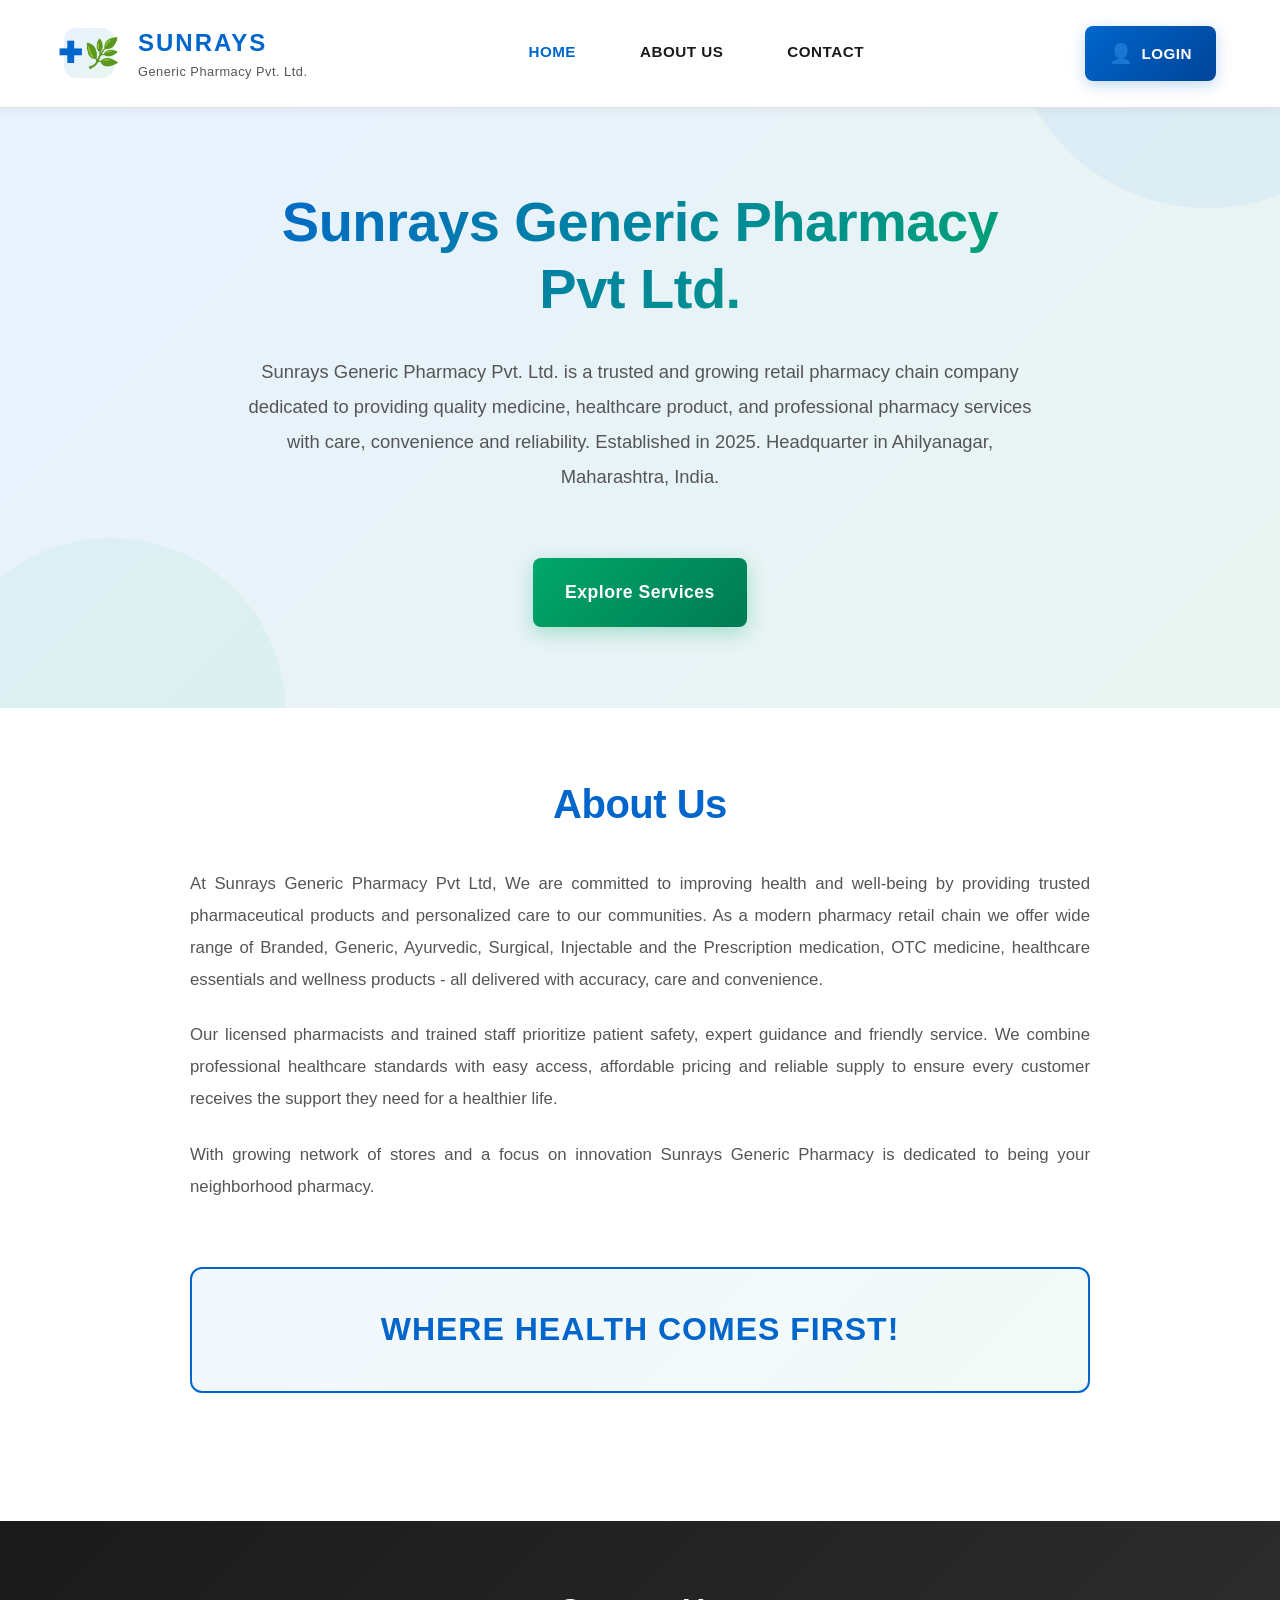
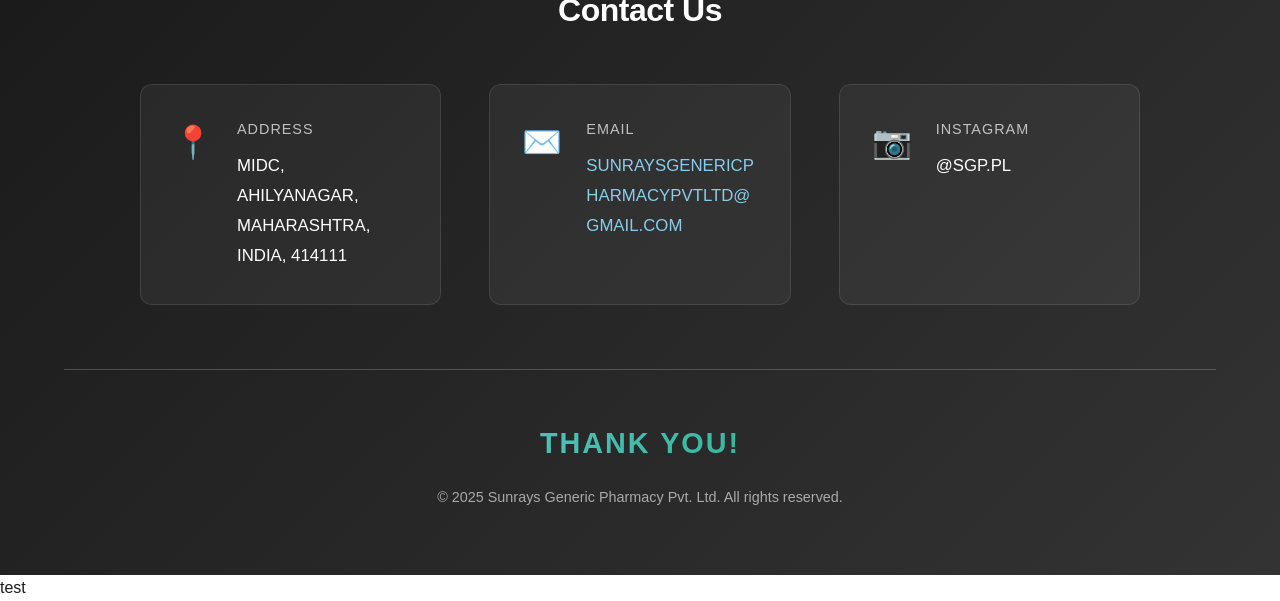
<file: index.html>
<!DOCTYPE html>
<html lang="en">
<head>
    <meta charset="UTF-8">
    <meta name="viewport" content="width=device-width, initial-scale=1.0">
    <meta name="description" content="Sunrays Generic Pharmacy Pvt. Ltd. - Trusted Pharmacy Services in Ahilyanagar, Maharashtra">
    <title>Sunrays Generic Pharmacy - Your Trusted Healthcare Partner</title>
    <link rel="stylesheet" href="style.css">
</head>
<body>
    <!-- ============ HEADER / NAVBAR ============ -->
    <header class="navbar">
        <div class="container">
            <div class="navbar-content">
                <!-- Logo Section -->
                <div class="logo-section">
                    <div class="logo-icon">
                        <span class="medical-cross">✚</span>
                        <span class="leaf-icon">🌿</span>
                    </div>
                    <div class="logo-text">
                        <div class="logo-brand">SUNRAYS</div>
                        <div class="logo-subtitle">Generic Pharmacy Pvt. Ltd.</div>
                    </div>
                </div>

                <!-- Navigation Links -->
                <nav class="nav-links">
                    <a href="#home" class="nav-link">HOME</a>
                    <a href="#about" class="nav-link">ABOUT US</a>
                    <a href="#contact" class="nav-link">CONTACT</a>
                </nav>

                <!-- Login Button -->
                <button class="login-btn">
                    <span class="user-icon">👤</span>
                    <span class="login-text">LOGIN</span>
                </button>
            </div>
        </div>
    </header>

    <!-- ============ HERO SECTION ============ -->
    <section id="home" class="hero">
        <div class="container">
            <div class="hero-content">
                <h1 class="hero-title">
                    Sunrays Generic Pharmacy<br>Pvt Ltd.
                </h1>
                
                <p class="hero-description">
                    Sunrays Generic Pharmacy Pvt. Ltd. is a trusted and growing retail pharmacy chain company dedicated to providing quality medicine, healthcare product, and professional pharmacy services with care, convenience and reliability. Established in 2025. Headquarter in Ahilyanagar, Maharashtra, India.
                </p>

                <button class="cta-button">Explore Services</button>
            </div>
        </div>
    </section>

    <!-- ============ ABOUT US SECTION ============ -->
    <section id="about" class="about-section">
        <div class="container">
            <h2 class="section-title">About Us</h2>

            <div class="about-content">
                <p class="about-paragraph">
                    At Sunrays Generic Pharmacy Pvt Ltd, We are committed to improving health and well-being by providing trusted pharmaceutical products and personalized care to our communities. As a modern pharmacy retail chain we offer wide range of Branded, Generic, Ayurvedic, Surgical, Injectable and the Prescription medication, OTC medicine, healthcare essentials and wellness products - all delivered with accuracy, care and convenience.
                </p>

                <p class="about-paragraph">
                    Our licensed pharmacists and trained staff prioritize patient safety, expert guidance and friendly service. We combine professional healthcare standards with easy access, affordable pricing and reliable supply to ensure every customer receives the support they need for a healthier life.
                </p>

                <p class="about-paragraph">
                    With growing network of stores and a focus on innovation Sunrays Generic Pharmacy is dedicated to being your neighborhood pharmacy.
                </p>

                <div class="slogan-box">
                    <p class="slogan">WHERE HEALTH COMES FIRST!</p>
                </div>
            </div>
        </div>
    </section>

    <!-- ============ FOOTER / CONTACT SECTION ============ -->
    <footer id="contact" class="footer">
        <div class="container">
            <h3 class="footer-title">Contact Us</h3>

            <div class="contact-content">
                <!-- Address -->
                <div class="contact-item">
                    <div class="contact-icon">📍</div>
                    <div class="contact-info">
                        <p class="contact-label">Address</p>
                        <p class="contact-value">MIDC, AHILYANAGAR, MAHARASHTRA, INDIA, 414111</p>
                    </div>
                </div>

                <!-- Email -->
                <div class="contact-item">
                    <div class="contact-icon">✉️</div>
                    <div class="contact-info">
                        <p class="contact-label">Email</p>
                        <p class="contact-value">
                            <a href="mailto:SUNRAYSGENERICPHARMACYPVTLTD@GMAIL.COM">
                                SUNRAYSGENERICPHARMACYPVTLTD@GMAIL.COM
                            </a>
                        </p>
                    </div>
                </div>

                <!-- Instagram -->
                <div class="contact-item">
                    <div class="contact-icon">📷</div>
                    <div class="contact-info">
                        <p class="contact-label">Instagram</p>
                        <p class="contact-value">@SGP.PL</p>
                    </div>
                </div>
            </div>

            <!-- Closing Note -->
            <div class="footer-closing">
                <p class="thank-you">THANK YOU!</p>
                <p class="footer-copyright">&copy; 2025 Sunrays Generic Pharmacy Pvt. Ltd. All rights reserved.</p>
            </div>
        </div>
    </footer>

    <script src="script.js"></script>
</body>
</html>
test
</file>
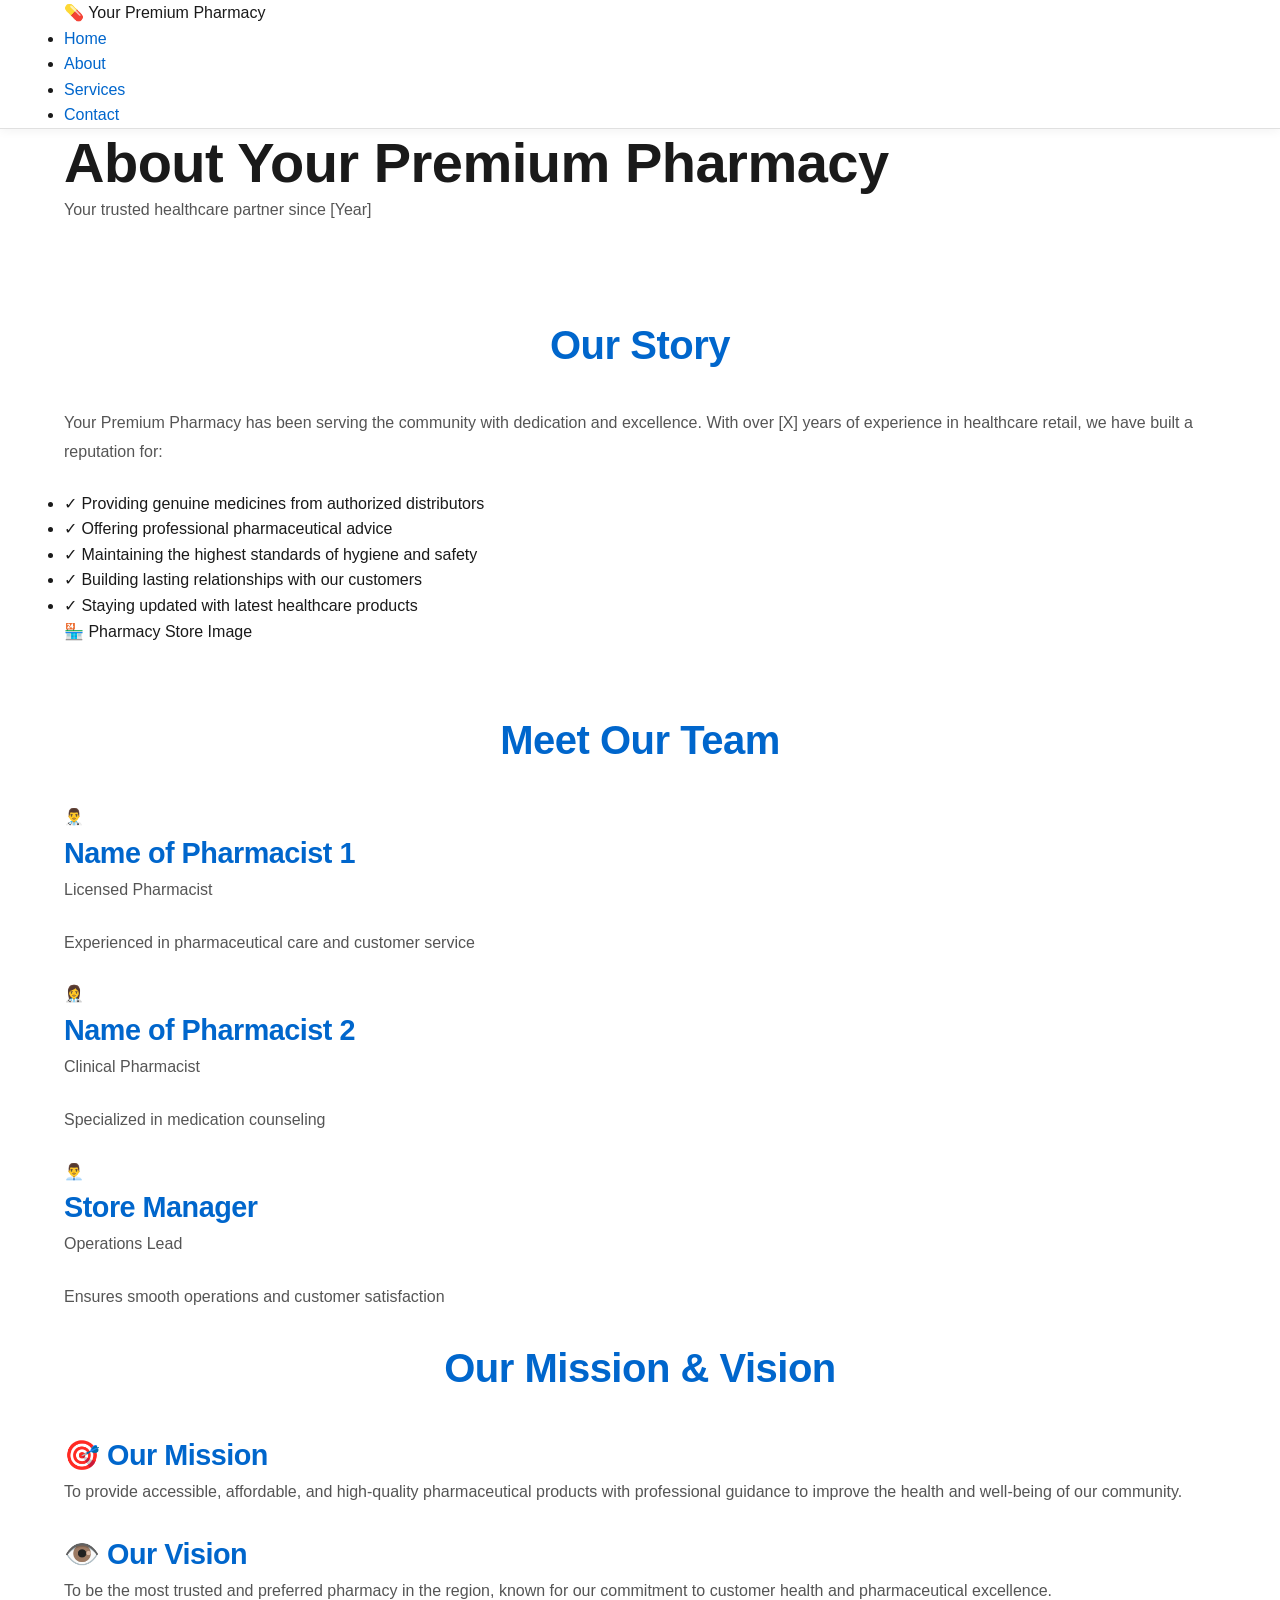
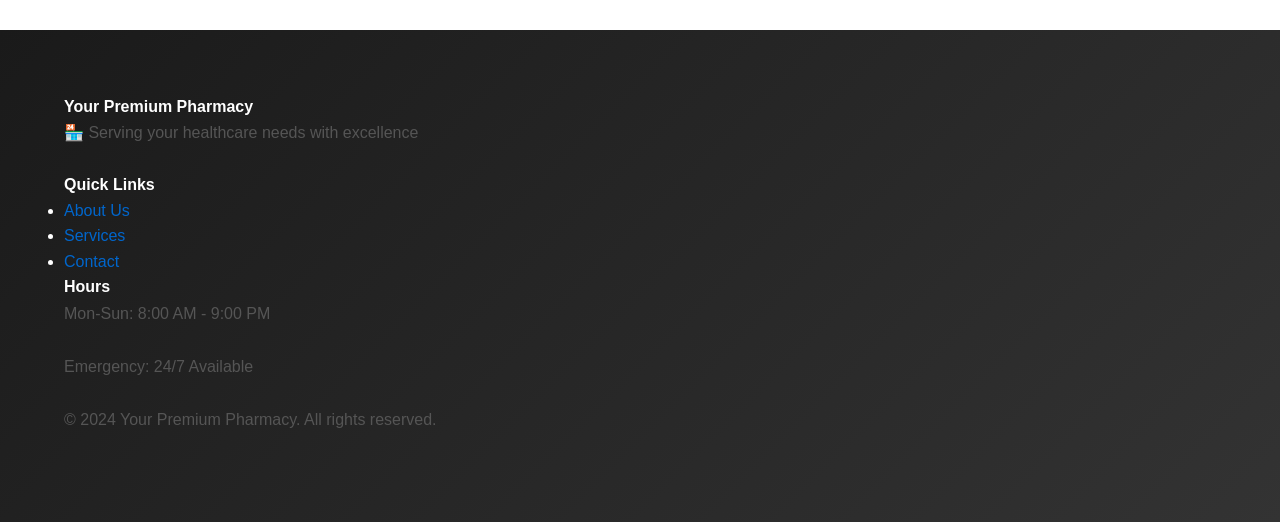
<file: about.html>
<!DOCTYPE html>
<html lang="en">
<head>
    <meta charset="UTF-8">
    <meta name="viewport" content="width=device-width, initial-scale=1.0">
    <title>About Us - Your Premium Pharmacy</title>
    <link rel="stylesheet" href="style.css">
</head>
<body>
    <!-- Navigation -->
    <nav class="navbar">
        <div class="container">
            <div class="nav-brand">💊 Your Premium Pharmacy</div>
            <ul class="nav-menu">
                <li><a href="index.html">Home</a></li>
                <li><a href="about.html" class="active">About</a></li>
                <li><a href="services.html">Services</a></li>
                <li><a href="contact.html">Contact</a></li>
            </ul>
        </div>
    </nav>

    <!-- Page Title -->
    <section class="page-header">
        <div class="container">
            <h1>About Your Premium Pharmacy</h1>
            <p>Your trusted healthcare partner since [Year]</p>
        </div>
    </section>

    <!-- About Content -->
    <section class="about-section">
        <div class="container">
            <div class="about-grid">
                <div class="about-text">
                    <h2>Our Story</h2>
                    <p>Your Premium Pharmacy has been serving the community with dedication and excellence. With over [X] years of experience in healthcare retail, we have built a reputation for:</p>
                    <ul class="about-list">
                        <li>✓ Providing genuine medicines from authorized distributors</li>
                        <li>✓ Offering professional pharmaceutical advice</li>
                        <li>✓ Maintaining the highest standards of hygiene and safety</li>
                        <li>✓ Building lasting relationships with our customers</li>
                        <li>✓ Staying updated with latest healthcare products</li>
                    </ul>
                </div>
                <div class="about-image">
                    <div class="image-placeholder">🏪 Pharmacy Store Image</div>
                </div>
            </div>
        </div>
    </section>

    <!-- Team Section -->
    <section class="team-section">
        <div class="container">
            <h2>Meet Our Team</h2>
            <div class="team-grid">
                <div class="team-member">
                    <div class="member-avatar">👨‍⚕️</div>
                    <h3>Name of Pharmacist 1</h3>
                    <p>Licensed Pharmacist</p>
                    <p class="member-bio">Experienced in pharmaceutical care and customer service</p>
                </div>
                <div class="team-member">
                    <div class="member-avatar">👩‍⚕️</div>
                    <h3>Name of Pharmacist 2</h3>
                    <p>Clinical Pharmacist</p>
                    <p class="member-bio">Specialized in medication counseling</p>
                </div>
                <div class="team-member">
                    <div class="member-avatar">👨‍💼</div>
                    <h3>Store Manager</h3>
                    <p>Operations Lead</p>
                    <p class="member-bio">Ensures smooth operations and customer satisfaction</p>
                </div>
            </div>
        </div>
    </section>

    <!-- Mission & Vision -->
    <section class="mission-section">
        <div class="container">
            <h2>Our Mission & Vision</h2>
            <div class="mission-grid">
                <div class="mission-card">
                    <h3>🎯 Our Mission</h3>
                    <p>To provide accessible, affordable, and high-quality pharmaceutical products with professional guidance to improve the health and well-being of our community.</p>
                </div>
                <div class="mission-card">
                    <h3>👁️ Our Vision</h3>
                    <p>To be the most trusted and preferred pharmacy in the region, known for our commitment to customer health and pharmaceutical excellence.</p>
                </div>
            </div>
        </div>
    </section>

    <!-- Footer -->
    <footer class="footer">
        <div class="container">
            <div class="footer-content">
                <div class="footer-section">
                    <h4>Your Premium Pharmacy</h4>
                    <p>🏪 Serving your healthcare needs with excellence</p>
                </div>
                <div class="footer-section">
                    <h4>Quick Links</h4>
                    <ul>
                        <li><a href="about.html">About Us</a></li>
                        <li><a href="services.html">Services</a></li>
                        <li><a href="contact.html">Contact</a></li>
                    </ul>
                </div>
                <div class="footer-section">
                    <h4>Hours</h4>
                    <p>Mon-Sun: 8:00 AM - 9:00 PM</p>
                    <p>Emergency: 24/7 Available</p>
                </div>
            </div>
            <div class="footer-bottom">
                <p>&copy; 2024 Your Premium Pharmacy. All rights reserved.</p>
            </div>
        </div>
    </footer>

    <script src="script.js"></script>
</body>
</html>
</file>
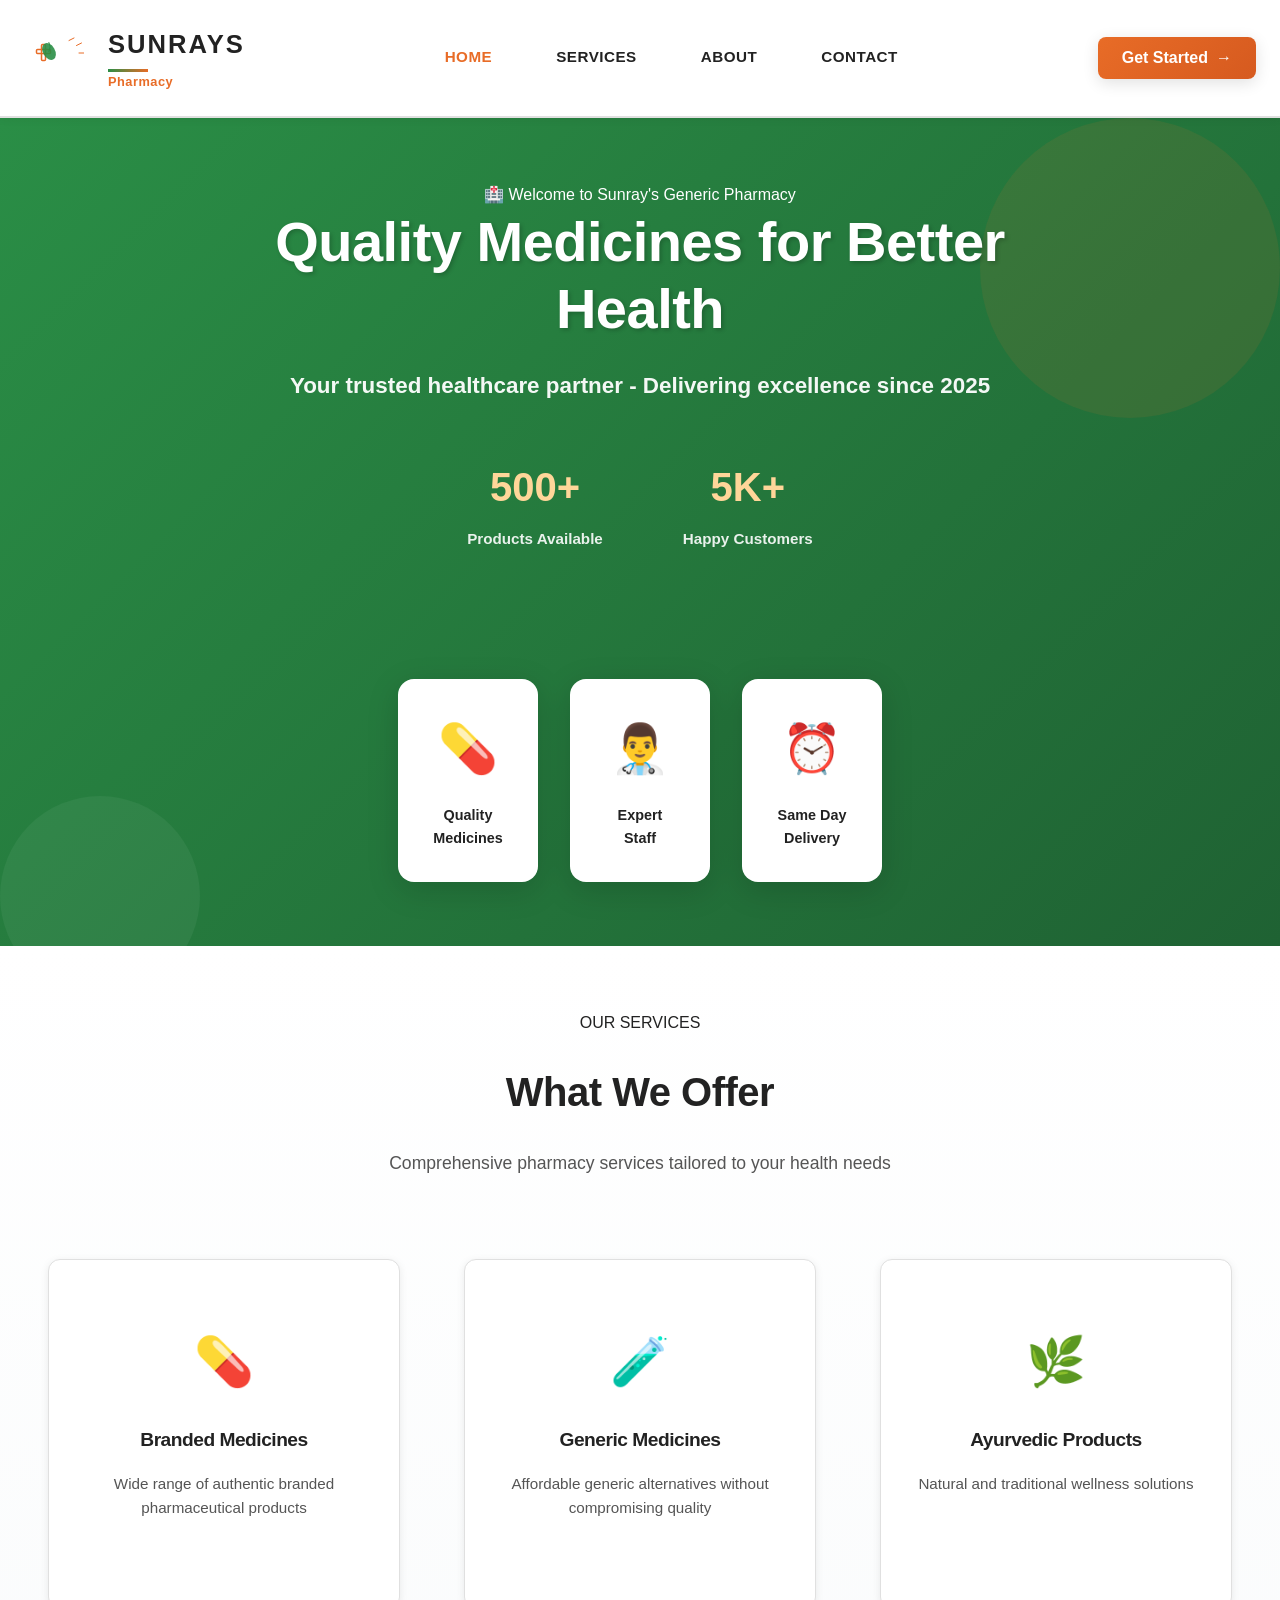
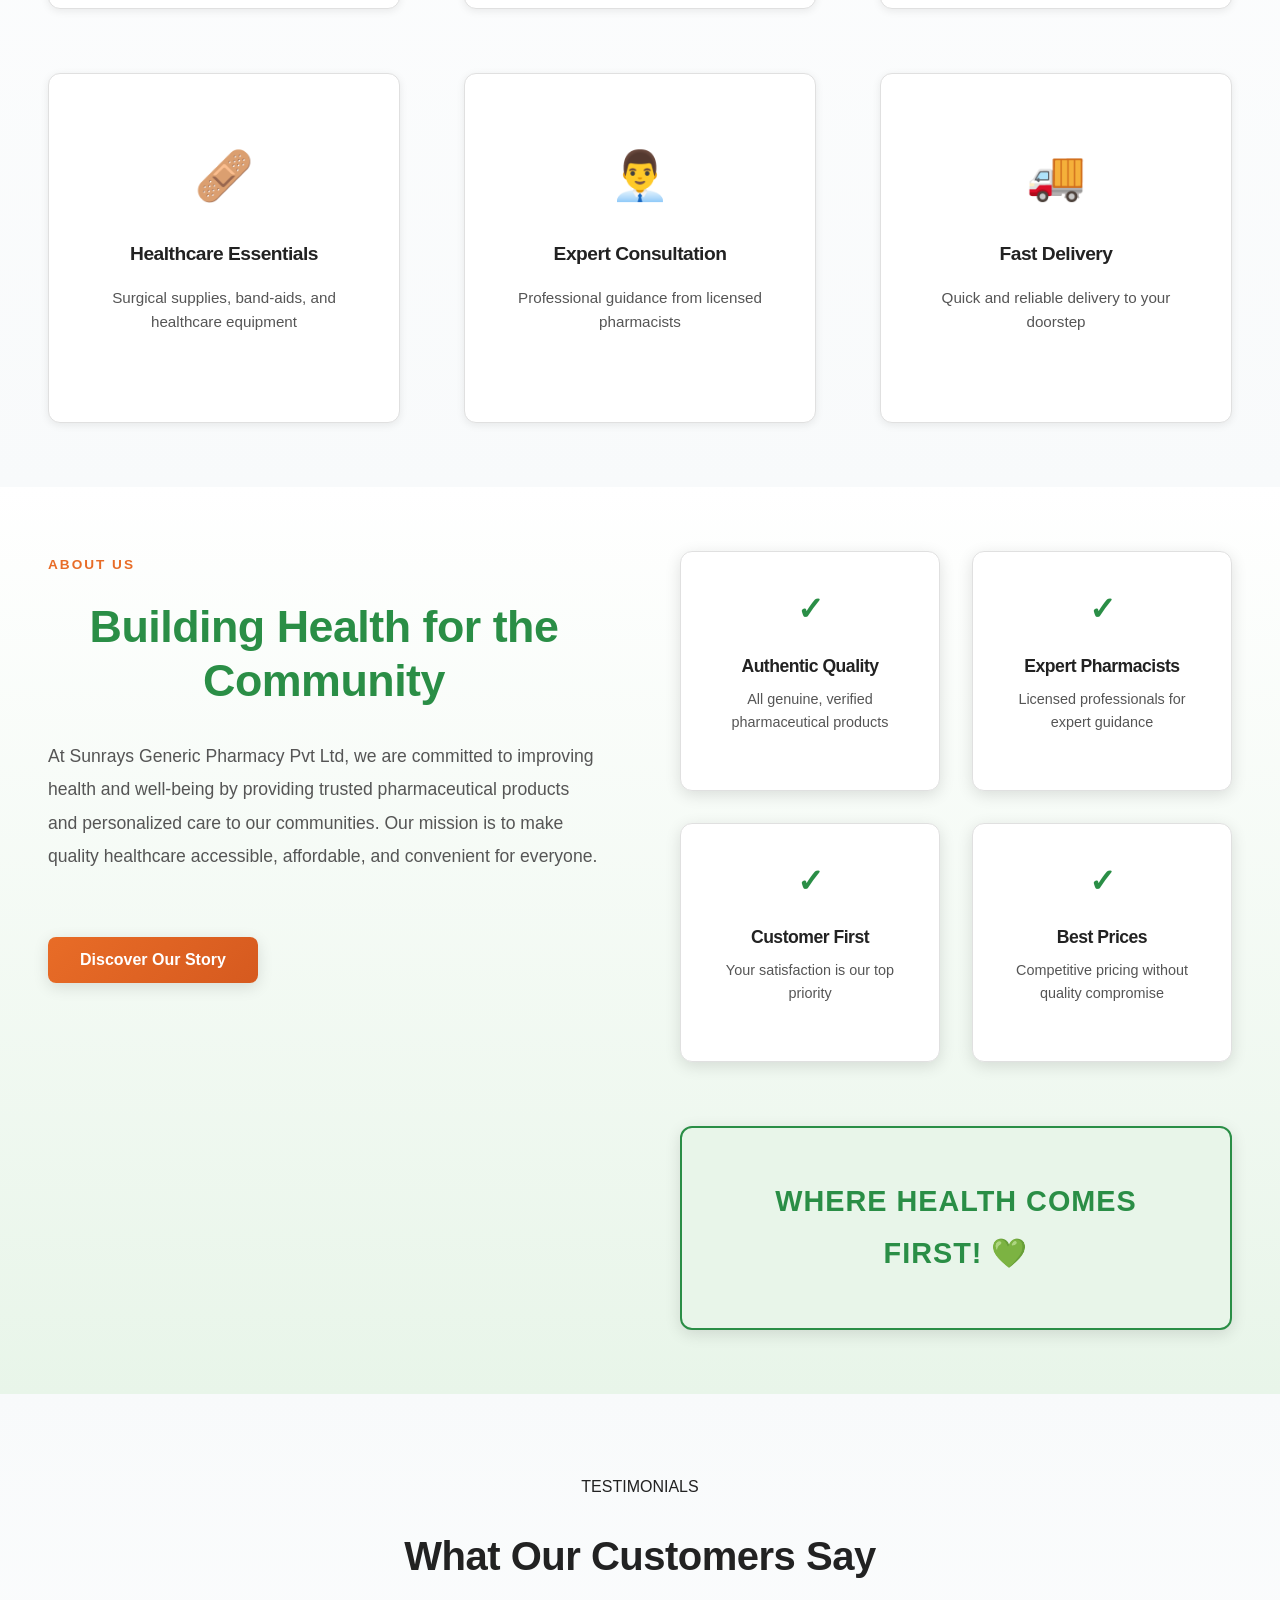
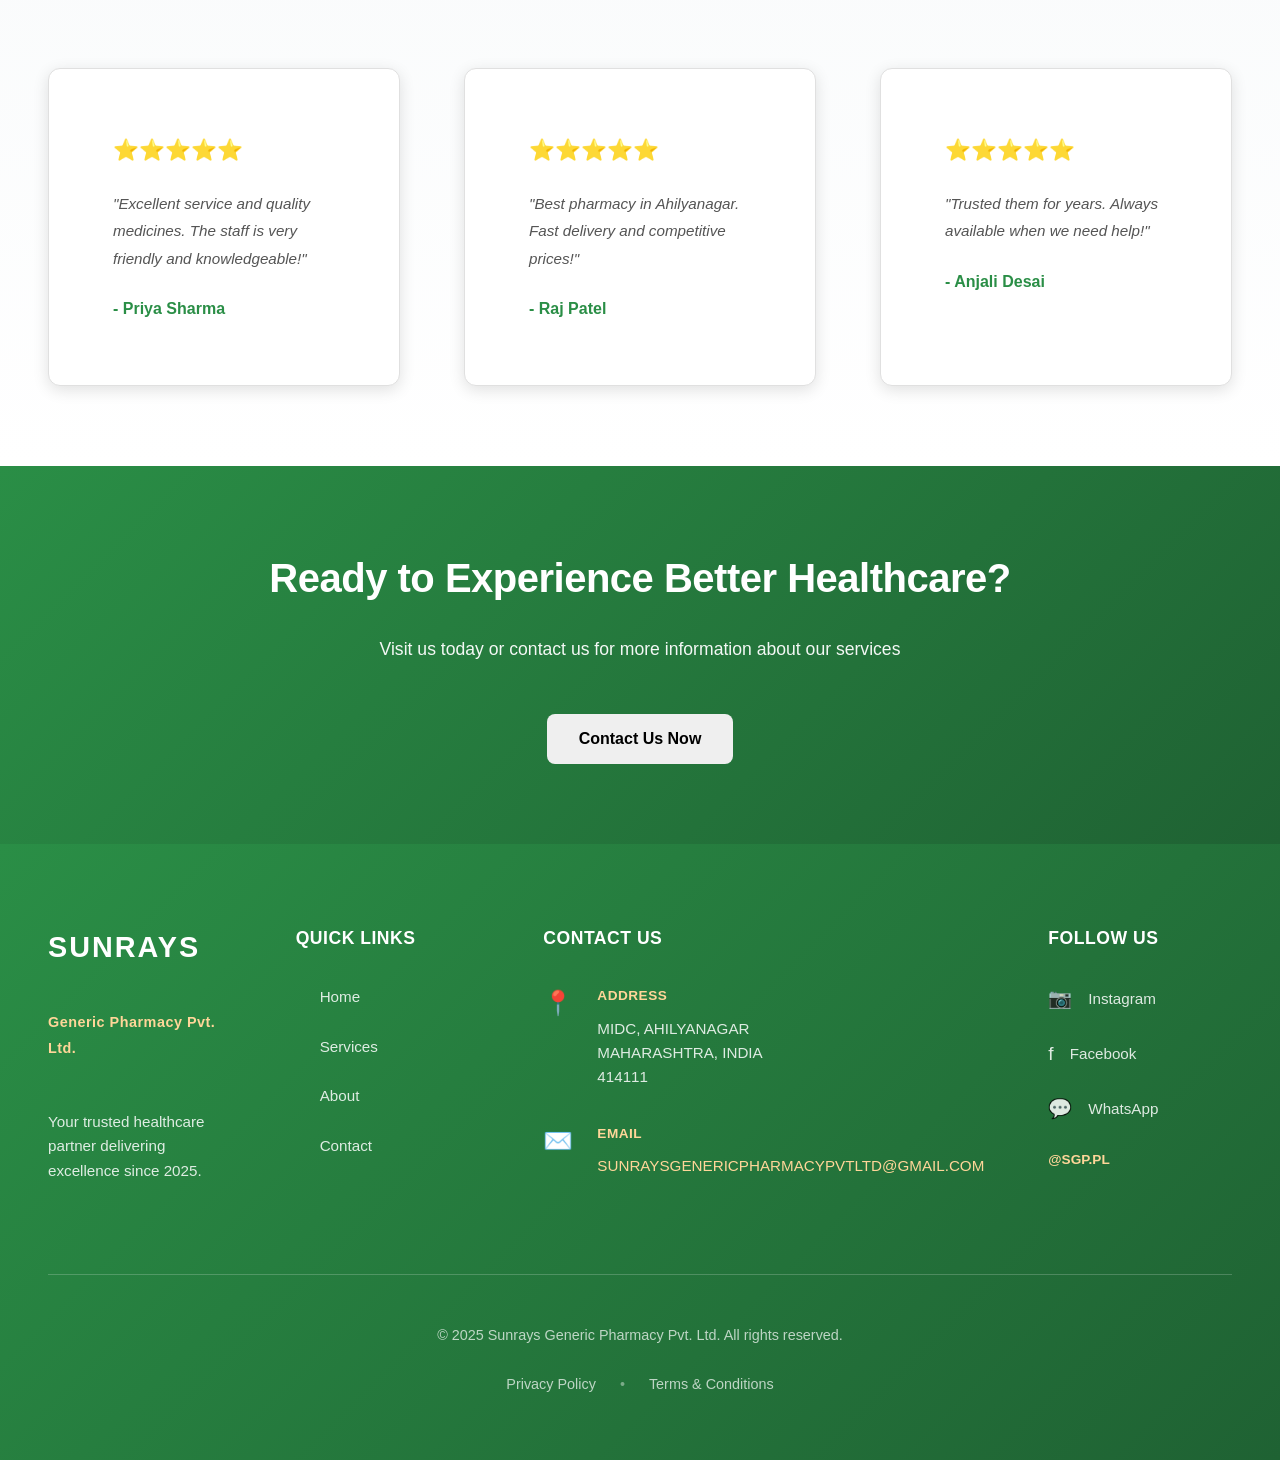
<file: brand.html>
<!DOCTYPE html>
<html lang="en">
<head>
    <meta charset="UTF-8">
    <meta name="viewport" content="width=device-width, initial-scale=1.0">
    <meta name="description" content="Sunrays Generic Pharmacy Pvt. Ltd. - Trusted Pharmacy Services in Ahilyanagar, Maharashtra">
    <title>Sunrays Generic Pharmacy - Your Trusted Healthcare Partner</title>
    <!-- Google Fonts - Trending fonts -->
    <link rel="preconnect" href="https://fonts.googleapis.com">
    <link rel="preconnect" href="https://fonts.gstatic.com" crossorigin>
    <link href="https://fonts.googleapis.com/css2?family=Plus+Jakarta+Sans:wght@400;500;600;700;800&family=Sora:wght@400;500;600;700&display=swap" rel="stylesheet">
    <link rel="stylesheet" href="brand-style.css">
</head>
<body>
    <!-- ============ HEADER / NAVBAR ============ -->
    <header class="navbar">
        <div class="container">
            <div class="navbar-content">
                <!-- Logo Section -->
                <div class="logo-section">
                    <svg class="logo-svg" viewBox="0 0 120 90" xmlns="http://www.w3.org/2000/svg">
                        <!-- Sun Rays (Orange) -->
                        <g class="sun-rays">
                            <line x1="90" y1="10" x2="100" y2="5" stroke="#E86C27" stroke-width="2" stroke-linecap="round"/>
                            <line x1="105" y1="20" x2="115" y2="15" stroke="#E86C27" stroke-width="2" stroke-linecap="round"/>
                            <line x1="110" y1="35" x2="120" y2="35" stroke="#E86C27" stroke-width="2" stroke-linecap="round"/>
                        </g>
                        
                        <!-- Medical Cross (Orange outline) -->
                        <g class="medical-cross">
                            <rect x="35" y="18" width="8" height="32" fill="none" stroke="#E86C27" stroke-width="3" rx="2"/>
                            <rect x="25" y="28" width="28" height="8" fill="none" stroke="#E86C27" stroke-width="3" rx="2"/>
                        </g>
                        
                        <!-- Leaf (Green, overlapping) -->
                        <ellipse cx="50" cy="32" rx="12" ry="18" fill="#2A8E46" opacity="0.9" transform="rotate(-30 50 32)"/>
                        <path d="M 50 32 Q 55 22 50 14" stroke="#2A8E46" stroke-width="2" fill="none" stroke-linecap="round"/>
                    </svg>
                    
                    <div class="logo-text">
                        <div class="logo-brand">SUNRAYS</div>
                        <div class="logo-subtitle">Pharmacy</div>
                    </div>
                </div>

                <!-- Navigation Links -->
                <nav class="nav-links">
                    <a href="#home" class="nav-link">HOME</a>
                    <a href="#services" class="nav-link">SERVICES</a>
                    <a href="#about" class="nav-link">ABOUT</a>
                    <a href="#contact" class="nav-link">CONTACT</a>
                </nav>

                <!-- CTA Button -->
                <button class="cta-btn">
                    <span class="btn-text">Get Started</span>
                    <span class="btn-arrow">→</span>
                </button>
            </div>
        </div>
    </header>

    <!-- ============ HERO SECTION ============ -->
    <section id="home" class="hero">
        <div class="hero-bg-elements">
            <div class="gradient-blob blob-1"></div>
            <div class="gradient-blob blob-2"></div>
            <div class="gradient-blur"></div>
        </div>

        <div class="container hero-container">
            <div class="hero-content">
                <div class="badge">🏥 Welcome to Sunray's Generic Pharmacy</div>
                <h1 class="hero-title" data-aos="fade-up">
                    Quality Medicines for <span class="gradient-text">Better Health</span>
                </h1>
                <p class="hero-subtitle" data-aos="fade-up" data-aos-delay="100">
                    Your trusted healthcare partner - Delivering excellence since 2025
                </p>

                <div class="hero-stats" data-aos="fade-up" data-aos-delay="200">
                    <div class="stat">
                        <span class="stat-number">500+</span>
                        <span class="stat-label">Products Available</span>
                    </div>
                    <div class="stat">
                        <span class="stat-number">5K+</span>
                        <span class="stat-label">Happy Customers</span>
                    </div>
                </div>
            </div>

            <div class="hero-image" data-aos="fade-left" data-aos-delay="200">
                <div class="floating-card card-1">
                    <div class="card-icon">💊</div>
                    <div class="card-text">Quality Medicines</div>
                </div>
                <div class="floating-card card-2">
                    <div class="card-icon">👨‍⚕️</div>
                    <div class="card-text">Expert Staff</div>
                </div>
                <div class="floating-card card-3">
                    <div class="card-icon">⏰</div>
                    <div class="card-text">Same Day Delivery</div>
                </div>
            </div>
        </div>
    </section>

    <!-- ============ SERVICES SECTION ============ -->
    <section id="services" class="services">
        <div class="container">
            <div class="section-header">
                <div class="badge">OUR SERVICES</div>
                <h2 class="section-title">What We Offer</h2>
                <p class="section-description">Comprehensive pharmacy services tailored to your health needs</p>
            </div>

            <div class="services-grid">
                <div class="service-card" data-aos="fade-up">
                    <div class="service-icon">💊</div>
                    <h3 class="service-title">Branded Medicines</h3>
                    <p class="service-description">Wide range of authentic branded pharmaceutical products</p>
                </div>

                <div class="service-card" data-aos="fade-up" data-aos-delay="100">
                    <div class="service-icon">🧪</div>
                    <h3 class="service-title">Generic Medicines</h3>
                    <p class="service-description">Affordable generic alternatives without compromising quality</p>
                </div>

                <div class="service-card" data-aos="fade-up" data-aos-delay="200">
                    <div class="service-icon">🌿</div>
                    <h3 class="service-title">Ayurvedic Products</h3>
                    <p class="service-description">Natural and traditional wellness solutions</p>
                </div>

                <div class="service-card" data-aos="fade-up" data-aos-delay="300">
                    <div class="service-icon">🩹</div>
                    <h3 class="service-title">Healthcare Essentials</h3>
                    <p class="service-description">Surgical supplies, band-aids, and healthcare equipment</p>
                </div>

                <div class="service-card" data-aos="fade-up" data-aos-delay="400">
                    <div class="service-icon">👨‍💼</div>
                    <h3 class="service-title">Expert Consultation</h3>
                    <p class="service-description">Professional guidance from licensed pharmacists</p>
                </div>

                <div class="service-card" data-aos="fade-up" data-aos-delay="500">
                    <div class="service-icon">🚚</div>
                    <h3 class="service-title">Fast Delivery</h3>
                    <p class="service-description">Quick and reliable delivery to your doorstep</p>
                </div>
            </div>
        </div>
    </section>

    <!-- ============ ABOUT US SECTION ============ -->
    <section id="about" class="about-section">
        <div class="container">
            <div class="about-grid">
                <!-- Left Column: Content -->
                <div class="about-left" data-aos="fade-right">
                    <div class="section-badge">ABOUT US</div>
                    <h2 class="about-title">Building Health for the Community</h2>
                    
                    <p class="about-description">
                        At Sunrays Generic Pharmacy Pvt Ltd, we are committed to improving health and well-being by providing trusted pharmaceutical products and personalized care to our communities. Our mission is to make quality healthcare accessible, affordable, and convenient for everyone.
                    </p>

                    <button class="btn btn-discover">Discover Our Story</button>
                </div>

                <!-- Right Column: Features Grid -->
                <div class="about-right" data-aos="fade-left">
                    <div class="features-grid">
                        <div class="feature-card">
                            <div class="feature-icon">✓</div>
                            <h3 class="feature-title">Authentic Quality</h3>
                            <p class="feature-text">All genuine, verified pharmaceutical products</p>
                        </div>
                        <div class="feature-card">
                            <div class="feature-icon">✓</div>
                            <h3 class="feature-title">Expert Pharmacists</h3>
                            <p class="feature-text">Licensed professionals for expert guidance</p>
                        </div>
                        <div class="feature-card">
                            <div class="feature-icon">✓</div>
                            <h3 class="feature-title">Customer First</h3>
                            <p class="feature-text">Your satisfaction is our top priority</p>
                        </div>
                        <div class="feature-card">
                            <div class="feature-icon">✓</div>
                            <h3 class="feature-title">Best Prices</h3>
                            <p class="feature-text">Competitive pricing without quality compromise</p>
                        </div>
                    </div>
                    
                    <div class="tagline-box">
                        <p class="tagline">WHERE HEALTH COMES FIRST! 💚</p>
                    </div>
                </div>
            </div>
        </div>
    </section>

    <!-- ============ TESTIMONIALS SECTION ============ -->
    <section class="testimonials">
        <div class="container">
            <div class="section-header">
                <div class="badge">TESTIMONIALS</div>
                <h2 class="section-title">What Our Customers Say</h2>
            </div>

            <div class="testimonials-grid">
                <div class="testimonial-card" data-aos="fade-up">
                    <div class="stars">⭐⭐⭐⭐⭐</div>
                    <p class="testimonial-text">"Excellent service and quality medicines. The staff is very friendly and knowledgeable!"</p>
                    <div class="testimonial-author">- Priya Sharma</div>
                </div>

                <div class="testimonial-card" data-aos="fade-up" data-aos-delay="100">
                    <div class="stars">⭐⭐⭐⭐⭐</div>
                    <p class="testimonial-text">"Best pharmacy in Ahilyanagar. Fast delivery and competitive prices!"</p>
                    <div class="testimonial-author">- Raj Patel</div>
                </div>

                <div class="testimonial-card" data-aos="fade-up" data-aos-delay="200">
                    <div class="stars">⭐⭐⭐⭐⭐</div>
                    <p class="testimonial-text">"Trusted them for years. Always available when we need help!"</p>
                    <div class="testimonial-author">- Anjali Desai</div>
                </div>
            </div>
        </div>
    </section>

    <!-- ============ CTA SECTION ============ -->
    <section class="cta-section">
        <div class="container">
            <div class="cta-content">
                <h2>Ready to Experience Better Healthcare?</h2>
                <p>Visit us today or contact us for more information about our services</p>
                <button class="btn btn-white">Contact Us Now</button>
            </div>
        </div>
    </section>

    <!-- ============ FOOTER / CONTACT SECTION ============ -->
    <footer id="contact" class="footer">
        <div class="container">
            <div class="footer-grid">
                <!-- Column 1: Brand -->
                <div class="footer-col footer-brand">
                    <div class="footer-logo">
                        <h3 class="footer-logo-text">SUNRAYS</h3>
                    </div>
                    <p class="footer-subtitle">Generic Pharmacy Pvt. Ltd.</p>
                    <p class="footer-description">Your trusted healthcare partner delivering excellence since 2025.</p>
                </div>

                <!-- Column 2: Quick Links -->
                <div class="footer-col">
                    <h4 class="footer-col-title">Quick Links</h4>
                    <ul class="footer-links">
                        <li><a href="#home" class="footer-link">Home</a></li>
                        <li><a href="#services" class="footer-link">Services</a></li>
                        <li><a href="#about" class="footer-link">About</a></li>
                        <li><a href="#contact" class="footer-link">Contact</a></li>
                    </ul>
                </div>

                <!-- Column 3: Contact Info -->
                <div class="footer-col">
                    <h4 class="footer-col-title">Contact Us</h4>
                    <div class="footer-contact-item">
                        <span class="footer-contact-icon">📍</span>
                        <div>
                            <p class="footer-contact-label">Address</p>
                            <p class="footer-contact-value">MIDC, AHILYANAGAR<br>MAHARASHTRA, INDIA<br>414111</p>
                        </div>
                    </div>
                    <div class="footer-contact-item">
                        <span class="footer-contact-icon">✉️</span>
                        <div>
                            <p class="footer-contact-label">Email</p>
                            <p class="footer-contact-value"><a href="mailto:SUNRAYSGENERICPHARMACYPVTLTD@GMAIL.COM">SUNRAYSGENERICPHARMACYPVTLTD@GMAIL.COM</a></p>
                        </div>
                    </div>
                </div>

                <!-- Column 4: Follow Us -->
                <div class="footer-col">
                    <h4 class="footer-col-title">Follow Us</h4>
                    <div class="social-links">
                        <a href="#" class="social-link">
                            <span class="social-icon">📷</span>
                            <span>Instagram</span>
                        </a>
                        <a href="#" class="social-link">
                            <span class="social-icon">f</span>
                            <span>Facebook</span>
                        </a>
                        <a href="#" class="social-link">
                            <span class="social-icon">💬</span>
                            <span>WhatsApp</span>
                        </a>
                    </div>
                    <p class="social-handle">@SGP.PL</p>
                </div>
            </div>

            <!-- Footer Bottom -->
            <div class="footer-bottom">
                <p class="footer-copyright">&copy; 2025 Sunrays Generic Pharmacy Pvt. Ltd. All rights reserved.</p>
                <div class="footer-policies">
                    <a href="#">Privacy Policy</a>
                    <span>•</span>
                    <a href="#">Terms & Conditions</a>
                </div>
            </div>
        </div>
    </footer>

    <script src="brand-script.js"></script>
</body>
</html>
</file>
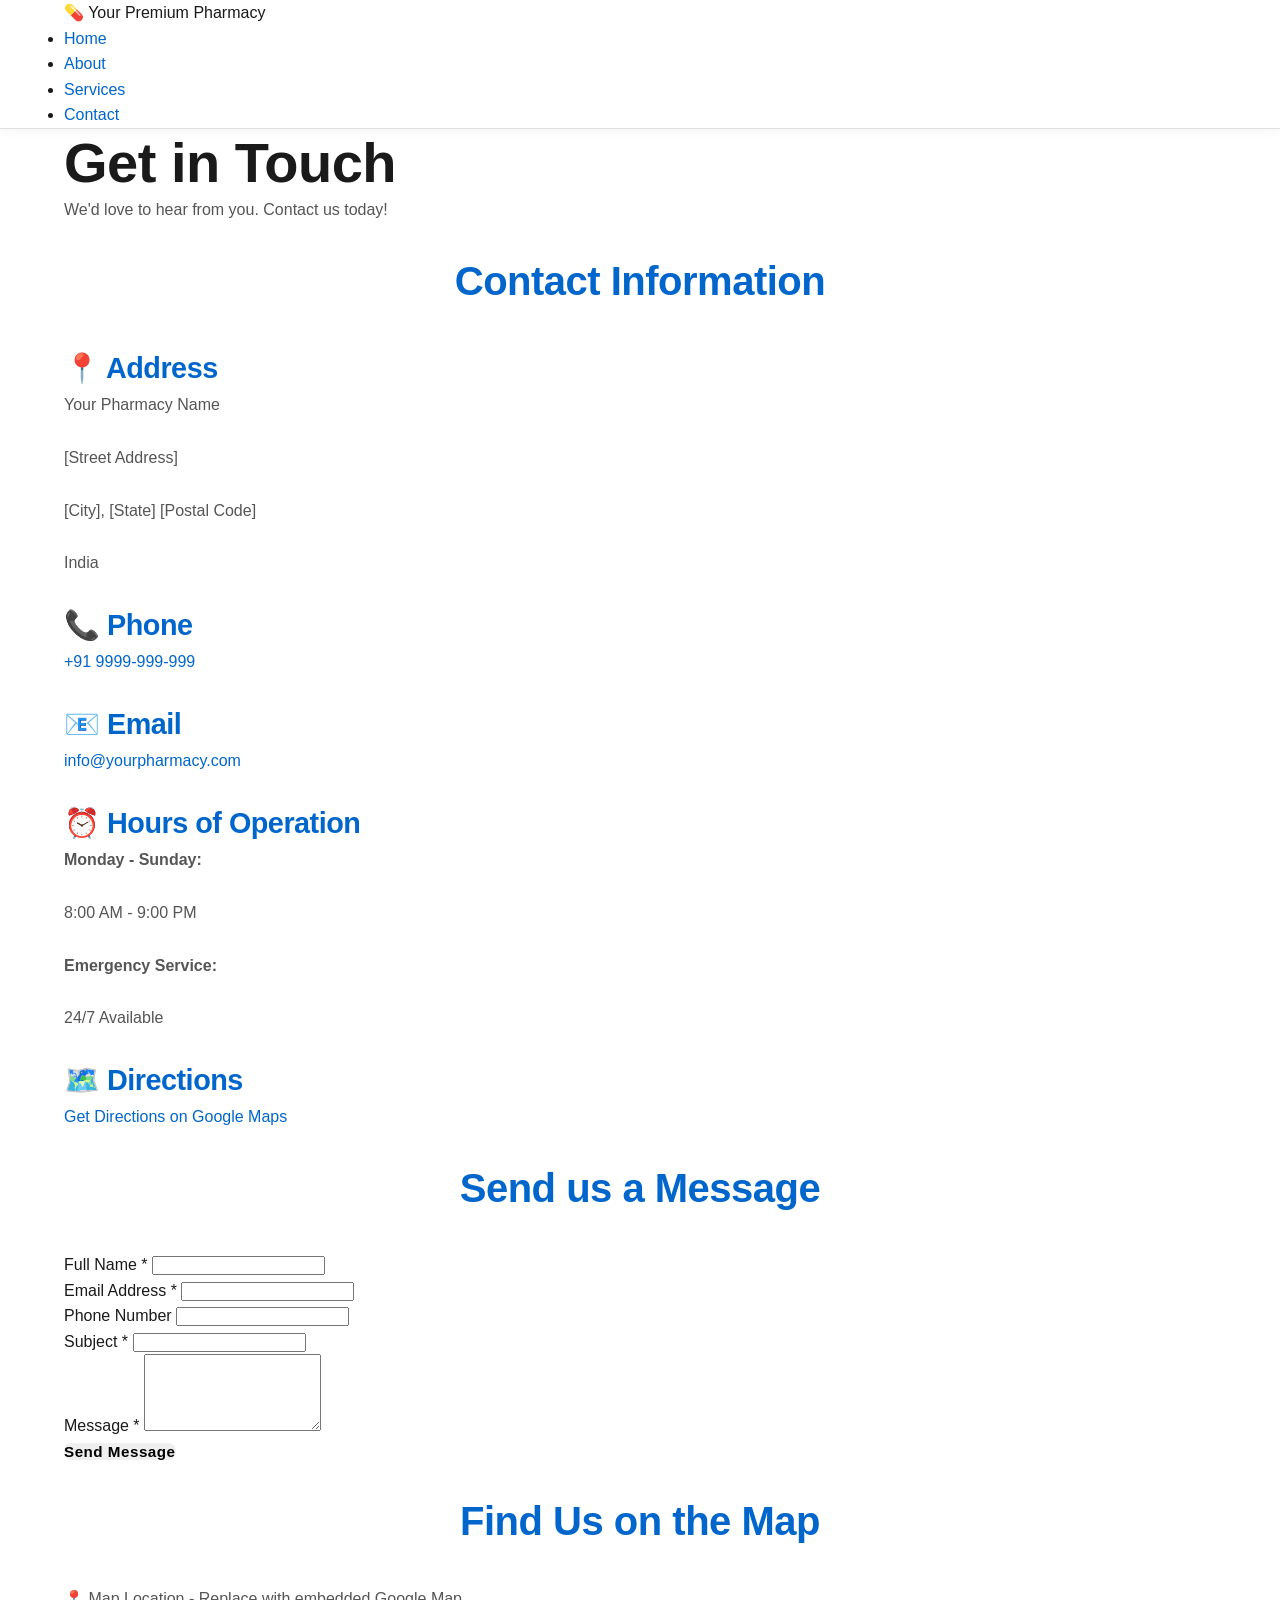
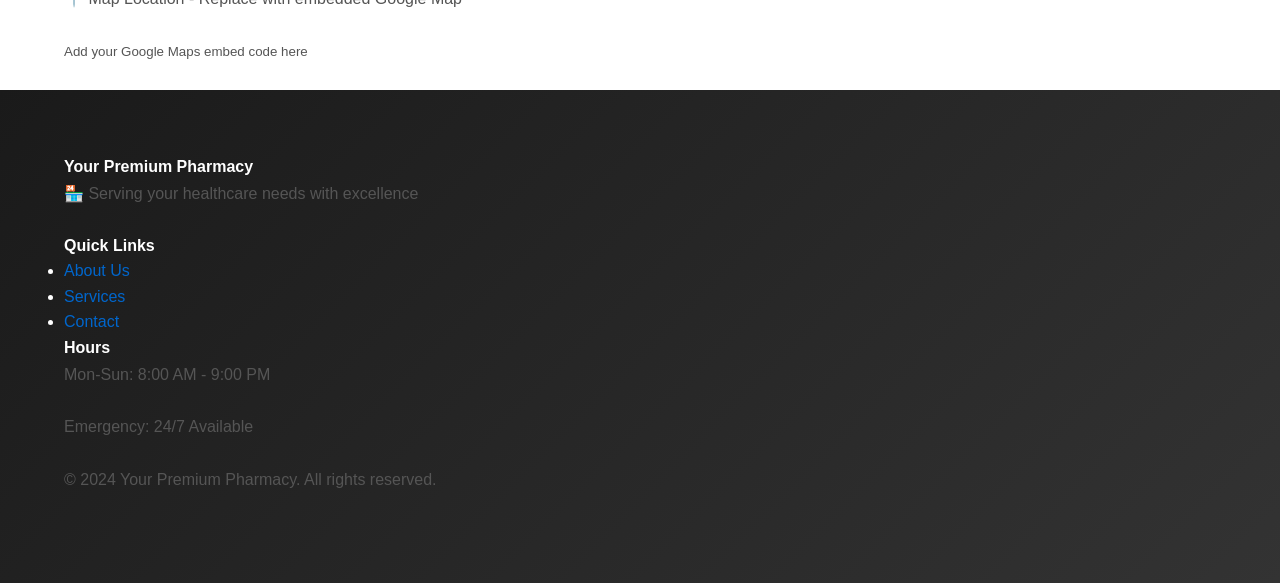
<file: contact.html>
<!DOCTYPE html>
<html lang="en">
<head>
    <meta charset="UTF-8">
    <meta name="viewport" content="width=device-width, initial-scale=1.0">
    <title>Contact - Your Premium Pharmacy</title>
    <link rel="stylesheet" href="style.css">
</head>
<body>
    <!-- Navigation -->
    <nav class="navbar">
        <div class="container">
            <div class="nav-brand">💊 Your Premium Pharmacy</div>
            <ul class="nav-menu">
                <li><a href="index.html">Home</a></li>
                <li><a href="about.html">About</a></li>
                <li><a href="services.html">Services</a></li>
                <li><a href="contact.html" class="active">Contact</a></li>
            </ul>
        </div>
    </nav>

    <!-- Page Title -->
    <section class="page-header">
        <div class="container">
            <h1>Get in Touch</h1>
            <p>We'd love to hear from you. Contact us today!</p>
        </div>
    </section>

    <!-- Contact Content -->
    <section class="contact-section">
        <div class="container">
            <div class="contact-grid">
                <!-- Contact Information -->
                <div class="contact-info">
                    <h2>Contact Information</h2>
                    
                    <div class="info-item">
                        <h3>📍 Address</h3>
                        <p>Your Pharmacy Name</p>
                        <p>[Street Address]</p>
                        <p>[City], [State] [Postal Code]</p>
                        <p>India</p>
                    </div>

                    <div class="info-item">
                        <h3>📞 Phone</h3>
                        <p>
                            <a href="tel:+919999999999">+91 9999-999-999</a>
                        </p>
                    </div>

                    <div class="info-item">
                        <h3>📧 Email</h3>
                        <p>
                            <a href="mailto:info@yourpharmacy.com">info@yourpharmacy.com</a>
                        </p>
                    </div>

                    <div class="info-item">
                        <h3>⏰ Hours of Operation</h3>
                        <p><strong>Monday - Sunday:</strong></p>
                        <p>8:00 AM - 9:00 PM</p>
                        <p><strong>Emergency Service:</strong></p>
                        <p>24/7 Available</p>
                    </div>

                    <div class="info-item">
                        <h3>🗺️ Directions</h3>
                        <p>
                            <a href="https://www.google.com/maps" target="_blank">Get Directions on Google Maps</a>
                        </p>
                    </div>
                </div>

                <!-- Contact Form -->
                <div class="contact-form">
                    <h2>Send us a Message</h2>
                    <form id="contactForm">
                        <div class="form-group">
                            <label for="name">Full Name *</label>
                            <input type="text" id="name" name="name" required>
                        </div>

                        <div class="form-group">
                            <label for="email">Email Address *</label>
                            <input type="email" id="email" name="email" required>
                        </div>

                        <div class="form-group">
                            <label for="phone">Phone Number</label>
                            <input type="tel" id="phone" name="phone">
                        </div>

                        <div class="form-group">
                            <label for="subject">Subject *</label>
                            <input type="text" id="subject" name="subject" required>
                        </div>

                        <div class="form-group">
                            <label for="message">Message *</label>
                            <textarea id="message" name="message" rows="5" required></textarea>
                        </div>

                        <button type="submit" class="btn btn-primary">Send Message</button>
                    </form>
                    <p id="formMessage" class="form-message"></p>
                </div>
            </div>
        </div>
    </section>

    <!-- Map Section -->
    <section class="map-section">
        <div class="container">
            <h2>Find Us on the Map</h2>
            <div class="map-placeholder">
                <p>📍 Map Location - Replace with embedded Google Map</p>
                <p><small>Add your Google Maps embed code here</small></p>
            </div>
        </div>
    </section>

    <!-- Footer -->
    <footer class="footer">
        <div class="container">
            <div class="footer-content">
                <div class="footer-section">
                    <h4>Your Premium Pharmacy</h4>
                    <p>🏪 Serving your healthcare needs with excellence</p>
                </div>
                <div class="footer-section">
                    <h4>Quick Links</h4>
                    <ul>
                        <li><a href="about.html">About Us</a></li>
                        <li><a href="services.html">Services</a></li>
                        <li><a href="contact.html">Contact</a></li>
                    </ul>
                </div>
                <div class="footer-section">
                    <h4>Hours</h4>
                    <p>Mon-Sun: 8:00 AM - 9:00 PM</p>
                    <p>Emergency: 24/7 Available</p>
                </div>
            </div>
            <div class="footer-bottom">
                <p>&copy; 2024 Your Premium Pharmacy. All rights reserved.</p>
            </div>
        </div>
    </footer>

    <script src="script.js"></script>
</body>
</html>
</file>
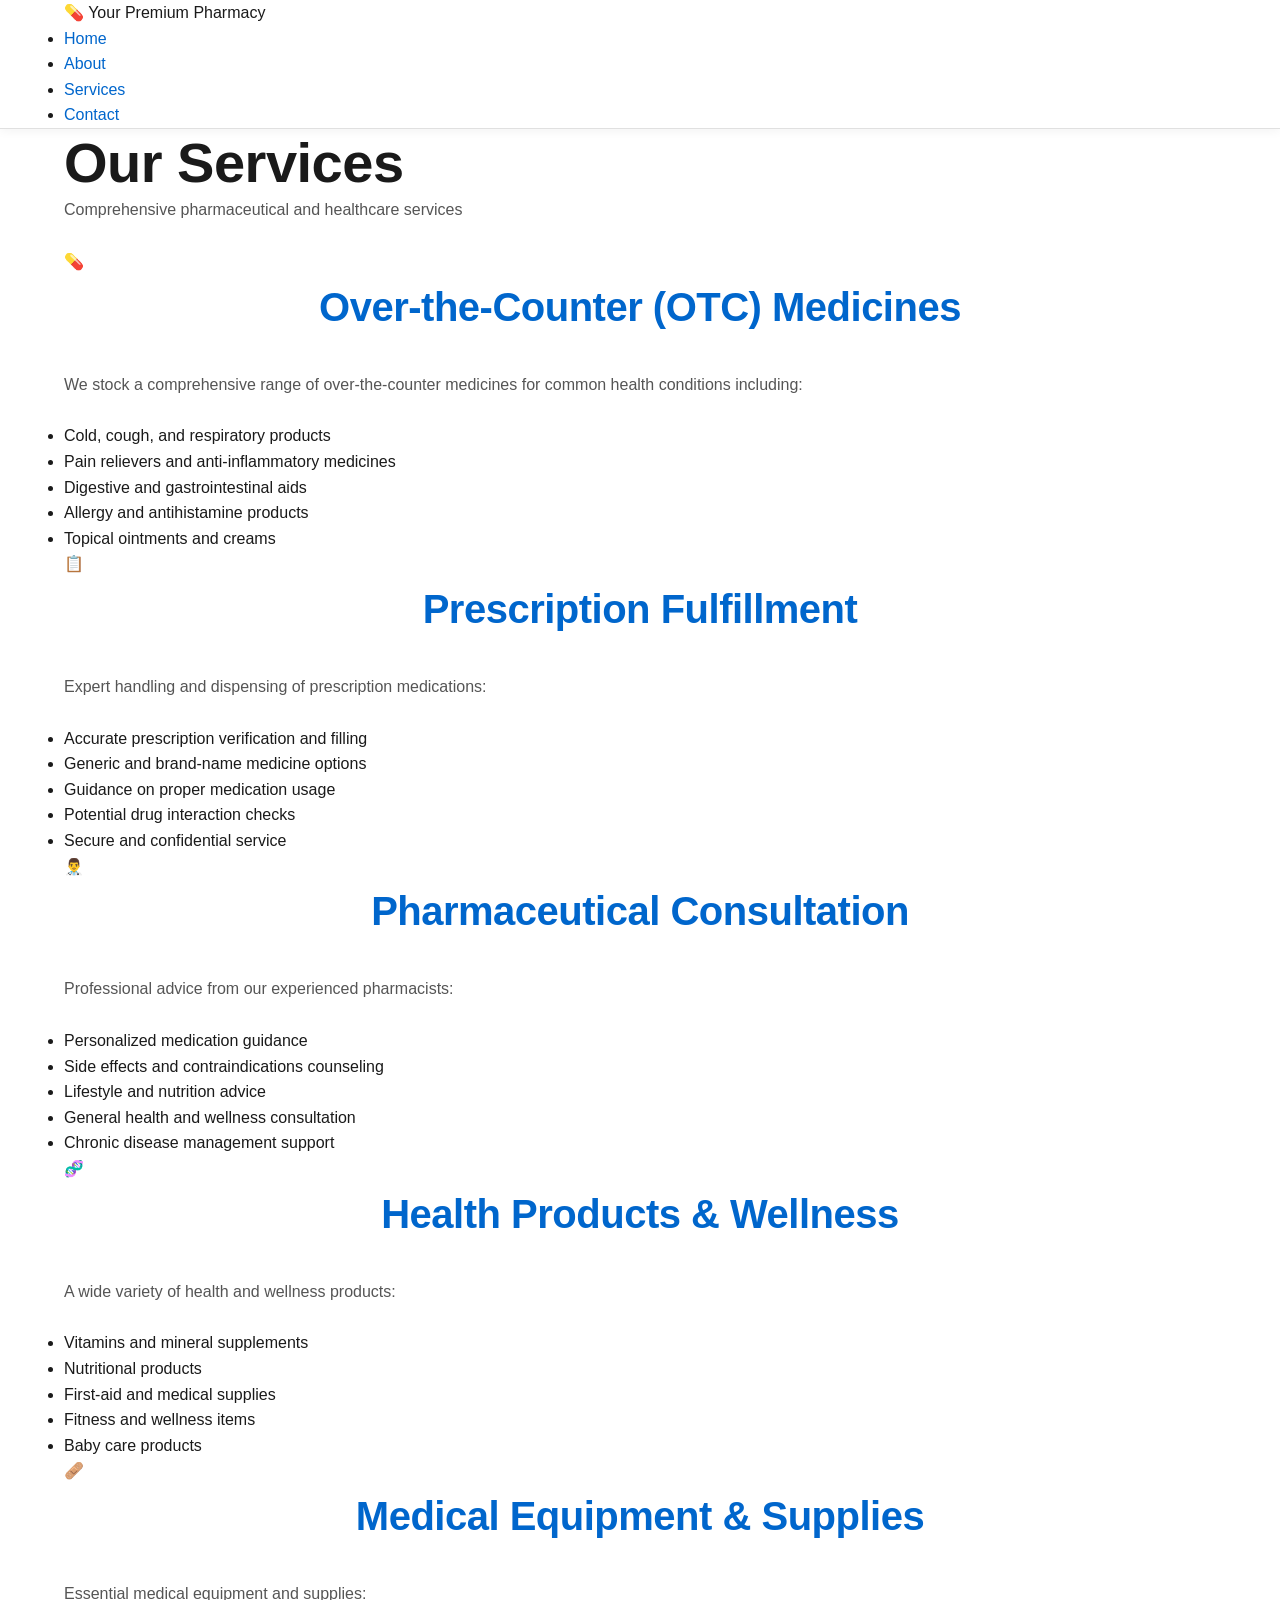
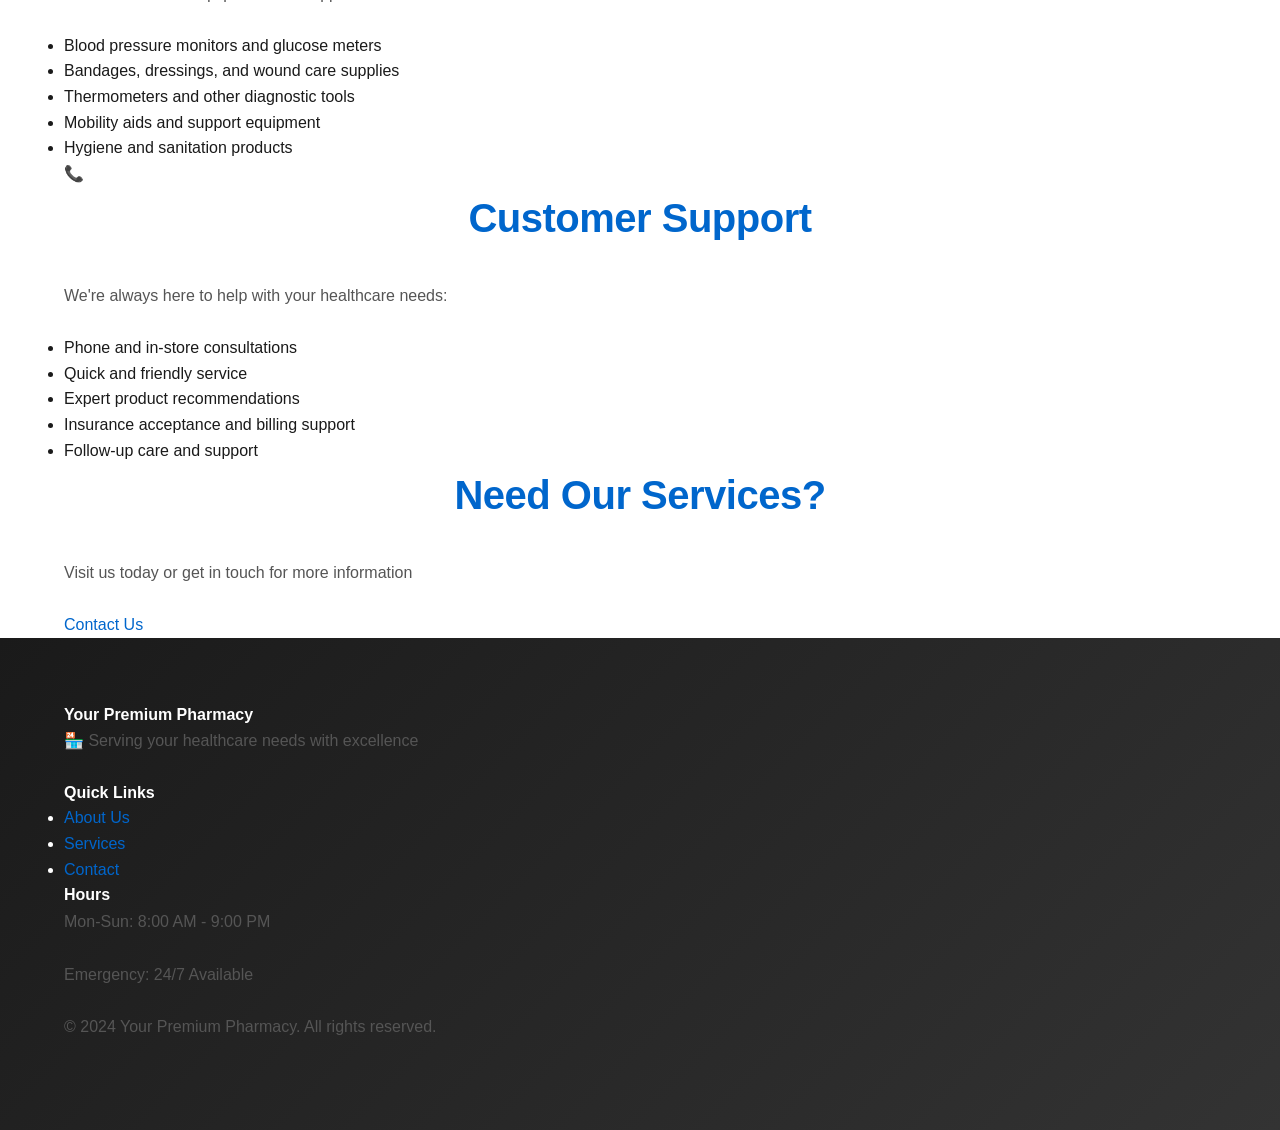
<file: services.html>
<!DOCTYPE html>
<html lang="en">
<head>
    <meta charset="UTF-8">
    <meta name="viewport" content="width=device-width, initial-scale=1.0">
    <title>Services - Your Premium Pharmacy</title>
    <link rel="stylesheet" href="style.css">
</head>
<body>
    <!-- Navigation -->
    <nav class="navbar">
        <div class="container">
            <div class="nav-brand">💊 Your Premium Pharmacy</div>
            <ul class="nav-menu">
                <li><a href="index.html">Home</a></li>
                <li><a href="about.html">About</a></li>
                <li><a href="services.html" class="active">Services</a></li>
                <li><a href="contact.html">Contact</a></li>
            </ul>
        </div>
    </nav>

    <!-- Page Title -->
    <section class="page-header">
        <div class="container">
            <h1>Our Services</h1>
            <p>Comprehensive pharmaceutical and healthcare services</p>
        </div>
    </section>

    <!-- Services Content -->
    <section class="services-detail">
        <div class="container">
            <div class="service-detail-item">
                <div class="service-icon">💊</div>
                <h2>Over-the-Counter (OTC) Medicines</h2>
                <p>We stock a comprehensive range of over-the-counter medicines for common health conditions including:</p>
                <ul>
                    <li>Cold, cough, and respiratory products</li>
                    <li>Pain relievers and anti-inflammatory medicines</li>
                    <li>Digestive and gastrointestinal aids</li>
                    <li>Allergy and antihistamine products</li>
                    <li>Topical ointments and creams</li>
                </ul>
            </div>

            <div class="service-detail-item">
                <div class="service-icon">📋</div>
                <h2>Prescription Fulfillment</h2>
                <p>Expert handling and dispensing of prescription medications:</p>
                <ul>
                    <li>Accurate prescription verification and filling</li>
                    <li>Generic and brand-name medicine options</li>
                    <li>Guidance on proper medication usage</li>
                    <li>Potential drug interaction checks</li>
                    <li>Secure and confidential service</li>
                </ul>
            </div>

            <div class="service-detail-item">
                <div class="service-icon">👨‍⚕️</div>
                <h2>Pharmaceutical Consultation</h2>
                <p>Professional advice from our experienced pharmacists:</p>
                <ul>
                    <li>Personalized medication guidance</li>
                    <li>Side effects and contraindications counseling</li>
                    <li>Lifestyle and nutrition advice</li>
                    <li>General health and wellness consultation</li>
                    <li>Chronic disease management support</li>
                </ul>
            </div>

            <div class="service-detail-item">
                <div class="service-icon">🧬</div>
                <h2>Health Products & Wellness</h2>
                <p>A wide variety of health and wellness products:</p>
                <ul>
                    <li>Vitamins and mineral supplements</li>
                    <li>Nutritional products</li>
                    <li>First-aid and medical supplies</li>
                    <li>Fitness and wellness items</li>
                    <li>Baby care products</li>
                </ul>
            </div>

            <div class="service-detail-item">
                <div class="service-icon">🩹</div>
                <h2>Medical Equipment & Supplies</h2>
                <p>Essential medical equipment and supplies:</p>
                <ul>
                    <li>Blood pressure monitors and glucose meters</li>
                    <li>Bandages, dressings, and wound care supplies</li>
                    <li>Thermometers and other diagnostic tools</li>
                    <li>Mobility aids and support equipment</li>
                    <li>Hygiene and sanitation products</li>
                </ul>
            </div>

            <div class="service-detail-item">
                <div class="service-icon">📞</div>
                <h2>Customer Support</h2>
                <p>We're always here to help with your healthcare needs:</p>
                <ul>
                    <li>Phone and in-store consultations</li>
                    <li>Quick and friendly service</li>
                    <li>Expert product recommendations</li>
                    <li>Insurance acceptance and billing support</li>
                    <li>Follow-up care and support</li>
                </ul>
            </div>
        </div>
    </section>

    <!-- CTA Section -->
    <section class="cta-section">
        <div class="container">
            <h2>Need Our Services?</h2>
            <p>Visit us today or get in touch for more information</p>
            <a href="contact.html" class="btn btn-primary">Contact Us</a>
        </div>
    </section>

    <!-- Footer -->
    <footer class="footer">
        <div class="container">
            <div class="footer-content">
                <div class="footer-section">
                    <h4>Your Premium Pharmacy</h4>
                    <p>🏪 Serving your healthcare needs with excellence</p>
                </div>
                <div class="footer-section">
                    <h4>Quick Links</h4>
                    <ul>
                        <li><a href="about.html">About Us</a></li>
                        <li><a href="services.html">Services</a></li>
                        <li><a href="contact.html">Contact</a></li>
                    </ul>
                </div>
                <div class="footer-section">
                    <h4>Hours</h4>
                    <p>Mon-Sun: 8:00 AM - 9:00 PM</p>
                    <p>Emergency: 24/7 Available</p>
                </div>
            </div>
            <div class="footer-bottom">
                <p>&copy; 2024 Your Premium Pharmacy. All rights reserved.</p>
            </div>
        </div>
    </footer>

    <script src="script.js"></script>
</body>
</html>
</file>
<file: style.css>
/* ============ ROOT VARIABLES ============ */
:root {
    /* Medical Color Palette */
    --primary-blue: #0066cc;
    --soft-blue: #e8f1ff;
    --accent-green: #00a86b;
    --light-green: #e8f5f0;
    --dark-text: #1a1a1a;
    --light-text: #555;
    --white: #ffffff;
    --border-gray: #e0e0e0;
    
    /* Spacing */
    --spacing-xs: 0.5rem;
    --spacing-sm: 1rem;
    --spacing-md: 1.5rem;
    --spacing-lg: 2rem;
    --spacing-xl: 3rem;
    --spacing-2xl: 4rem;
    
    /* Transitions */
    --transition-smooth: all 0.3s cubic-bezier(0.25, 0.46, 0.45, 0.94);
    --transition-ease: all 0.4s ease-in-out;
}

/* ============ GLOBAL STYLES ============ */
* {
    margin: 0;
    padding: 0;
    box-sizing: border-box;
}

html {
    scroll-behavior: smooth;
}

body {
    font-family: 'Segoe UI', 'Trebuchet MS', sans-serif;
    color: var(--dark-text);
    line-height: 1.6;
    background-color: var(--white);
    overflow-x: hidden;
}

.container {
    max-width: 1200px;
    margin: 0 auto;
    padding: 0 var(--spacing-md);
}

/* ============ ANIMATIONS ============ */
@keyframes fadeInDown {
    from {
        opacity: 0;
        transform: translateY(-20px);
    }
    to {
        opacity: 1;
        transform: translateY(0);
    }
}

@keyframes fadeInUp {
    from {
        opacity: 0;
        transform: translateY(20px);
    }
    to {
        opacity: 1;
        transform: translateY(0);
    }
}

@keyframes slideInLeft {
    from {
        opacity: 0;
        transform: translateX(-30px);
    }
    to {
        opacity: 1;
        transform: translateX(0);
    }
}

@keyframes glow {
    0%, 100% {
        box-shadow: 0 0 20px rgba(0, 102, 204, 0.1);
    }
    50% {
        box-shadow: 0 0 40px rgba(0, 102, 204, 0.2);
    }
}

/* ============ TYPOGRAPHY ============ */
h1, h2, h3 {
    font-weight: 700;
    letter-spacing: -0.5px;
}

h1 {
    font-size: 3.5rem;
    line-height: 1.2;
    color: var(--dark-text);
}

h2 {
    font-size: 2.5rem;
    color: var(--primary-blue);
    margin-bottom: var(--spacing-lg);
    text-align: center;
}

h3 {
    font-size: 1.8rem;
    color: var(--primary-blue);
}

p {
    font-size: 1rem;
    color: var(--light-text);
    line-height: 1.8;
    margin-bottom: var(--spacing-md);
}

a {
    color: var(--primary-blue);
    text-decoration: none;
    transition: var(--transition-smooth);
}

a:hover {
    color: var(--accent-green);
    text-decoration: underline;
}

/* ============ BUTTONS ============ */
button {
    font-family: inherit;
    cursor: pointer;
    border: none;
    border-radius: 8px;
    transition: var(--transition-ease);
    font-size: 0.95rem;
    font-weight: 600;
    letter-spacing: 0.5px;
}

.login-btn {
    background: linear-gradient(135deg, var(--primary-blue) 0%, #004499 100%);
    color: var(--white);
    padding: var(--spacing-sm) var(--spacing-md);
    display: flex;
    align-items: center;
    gap: var(--spacing-xs);
    box-shadow: 0 4px 15px rgba(0, 102, 204, 0.25);
    animation: fadeInDown 0.8s ease-out;
}

.login-btn:hover {
    transform: translateY(-3px);
    box-shadow: 0 6px 25px rgba(0, 102, 204, 0.35);
}

.login-btn:active {
    transform: translateY(-1px);
}

.user-icon {
    font-size: 1.2rem;
}

.login-text {
    display: inline;
}

.cta-button {
    background: linear-gradient(135deg, var(--accent-green) 0%, #007a52 100%);
    color: var(--white);
    padding: var(--spacing-md) var(--spacing-lg);
    font-size: 1.1rem;
    margin-top: var(--spacing-lg);
    box-shadow: 0 6px 20px rgba(0, 168, 107, 0.3);
    animation: fadeInUp 1s ease-out 0.3s both;
}

.cta-button:hover {
    transform: translateY(-4px);
    box-shadow: 0 8px 30px rgba(0, 168, 107, 0.4);
}

/* ============ NAVBAR ============ */
.navbar {
    background: var(--white);
    border-bottom: 1px solid var(--border-gray);
    position: sticky;
    top: 0;
    z-index: 1000;
    box-shadow: 0 2px 10px rgba(0, 0, 0, 0.05);
}

.navbar-content {
    display: flex;
    align-items: center;
    justify-content: space-between;
    gap: var(--spacing-lg);
    padding: var(--spacing-md) 0;
    animation: fadeInDown 0.6s ease-out;
}

/* Logo Section */
.logo-section {
    display: flex;
    align-items: center;
    gap: var(--spacing-md);
    flex: 0 0 auto;
}

.logo-icon {
    display: flex;
    align-items: center;
    justify-content: center;
    width: 50px;
    height: 50px;
    background: linear-gradient(135deg, var(--soft-blue) 0%, var(--light-green) 100%);
    border-radius: 12px;
    font-size: 1.8rem;
    gap: 2px;
    animation: slideInLeft 0.6s ease-out;
}

.medical-cross {
    color: var(--primary-blue);
    font-weight: bold;
}

.leaf-icon {
    color: var(--accent-green);
}

.logo-text {
    animation: slideInLeft 0.6s ease-out 0.1s both;
}

.logo-brand {
    font-size: 1.5rem;
    font-weight: 800;
    color: var(--primary-blue);
    letter-spacing: 2px;
}

.logo-subtitle {
    font-size: 0.8rem;
    color: var(--light-text);
    font-weight: 500;
    letter-spacing: 0.5px;
}

/* Navigation Links */
.nav-links {
    display: flex;
    gap: var(--spacing-lg);
    flex: 1;
    justify-content: center;
    animation: fadeInDown 0.6s ease-out 0.15s both;
}

.nav-link {
    color: var(--dark-text);
    font-weight: 600;
    font-size: 0.95rem;
    letter-spacing: 0.5px;
    padding: var(--spacing-xs) var(--spacing-sm);
    border-bottom: 2px solid transparent;
    transition: var(--transition-smooth);
    position: relative;
}

.nav-link::after {
    content: '';
    position: absolute;
    bottom: -2px;
    left: 0;
    width: 0;
    height: 2px;
    background: linear-gradient(90deg, var(--primary-blue), var(--accent-green));
    transition: width 0.3s ease;
}

.nav-link:hover::after {
    width: 100%;
}

.nav-link:hover {
    color: var(--primary-blue);
}

/* ============ HERO SECTION ============ */
.hero {
    background: linear-gradient(135deg, var(--soft-blue) 0%, var(--light-green) 100%);
    padding: var(--spacing-2xl) var(--spacing-md);
    min-height: 600px;
    display: flex;
    align-items: center;
    justify-content: center;
    position: relative;
    overflow: hidden;
}

.hero::before {
    content: '';
    position: absolute;
    top: -50%;
    right: -10%;
    width: 400px;
    height: 400px;
    background: rgba(0, 102, 204, 0.05);
    border-radius: 50%;
    animation: glow 6s ease-in-out infinite;
}

.hero::after {
    content: '';
    position: absolute;
    bottom: -30%;
    left: -5%;
    width: 350px;
    height: 350px;
    background: rgba(0, 168, 107, 0.05);
    border-radius: 50%;
    animation: glow 8s ease-in-out infinite 1s;
}

.hero-content {
    position: relative;
    z-index: 2;
    text-align: center;
    max-width: 800px;
}

.hero-title {
    animation: fadeInDown 0.8s ease-out;
    background: linear-gradient(135deg, var(--primary-blue) 0%, var(--accent-green) 100%);
    -webkit-background-clip: text;
    -webkit-text-fill-color: transparent;
    background-clip: text;
    margin-bottom: var(--spacing-lg);
}

.hero-description {
    font-size: 1.15rem;
    line-height: 1.9;
    color: var(--light-text);
    animation: fadeInUp 0.8s ease-out 0.2s both;
    margin-bottom: var(--spacing-lg);
}

/* ============ ABOUT SECTION ============ */
.about-section {
    padding: var(--spacing-2xl) var(--spacing-md);
    background: var(--white);
}

.section-title {
    animation: fadeInDown 0.8s ease-out;
}

.about-content {
    max-width: 900px;
    margin: 0 auto;
}

.about-paragraph {
    animation: fadeInUp 0.8s ease-out backwards;
    text-align: justify;
    font-size: 1.05rem;
    line-height: 1.9;
    color: var(--light-text);
}

.about-paragraph:nth-child(1) {
    animation-delay: 0.2s;
}

.about-paragraph:nth-child(2) {
    animation-delay: 0.4s;
}

.about-paragraph:nth-child(3) {
    animation-delay: 0.6s;
}

/* Slogan Box */
.slogan-box {
    margin: var(--spacing-2xl) 0;
    padding: var(--spacing-lg) var(--spacing-xl);
    background: linear-gradient(135deg, rgba(0, 102, 204, 0.05) 0%, rgba(0, 168, 107, 0.05) 100%);
    border: 2px solid var(--primary-blue);
    border-radius: 12px;
    animation: fadeInUp 0.8s ease-out 0.8s both;
}

.slogan {
    font-size: 2rem;
    font-weight: 800;
    color: var(--primary-blue);
    text-align: center;
    letter-spacing: 1px;
    margin: 0;
    text-transform: uppercase;
}

/* ============ FOOTER / CONTACT SECTION ============ */
.footer {
    background: linear-gradient(135deg, var(--dark-text) 0%, #333333 100%);
    color: var(--white);
    padding: var(--spacing-2xl) var(--spacing-md);
}

.footer-title {
    color: var(--white);
    text-align: center;
    margin-bottom: var(--spacing-xl);
    font-size: 2rem;
    animation: fadeInDown 0.8s ease-out;
}

.contact-content {
    display: grid;
    grid-template-columns: repeat(auto-fit, minmax(280px, 1fr));
    gap: var(--spacing-xl);
    max-width: 1000px;
    margin: 0 auto var(--spacing-2xl);
}

.contact-item {
    display: flex;
    gap: var(--spacing-md);
    padding: var(--spacing-lg);
    background: rgba(255, 255, 255, 0.05);
    border-radius: 12px;
    border: 1px solid rgba(255, 255, 255, 0.1);
    transition: var(--transition-ease);
    animation: fadeInUp 0.8s ease-out backwards;
}

.contact-item:nth-child(1) {
    animation-delay: 0.2s;
}

.contact-item:nth-child(2) {
    animation-delay: 0.4s;
}

.contact-item:nth-child(3) {
    animation-delay: 0.6s;
}

.contact-item:hover {
    background: rgba(255, 255, 255, 0.1);
    transform: translateY(-5px);
}

.contact-icon {
    font-size: 2rem;
    flex-shrink: 0;
}

.contact-info {
    flex: 1;
}

.contact-label {
    font-size: 0.9rem;
    color: rgba(255, 255, 255, 0.7);
    text-transform: uppercase;
    letter-spacing: 1px;
    margin-bottom: var(--spacing-xs);
}

.contact-value {
    font-size: 1.05rem;
    margin: 0;
    color: var(--white);
    word-break: break-word;
}

.contact-value a {
    color: #87ceeb;
    text-decoration: none;
}

.contact-value a:hover {
    color: #00bfff;
    text-decoration: underline;
}

/* Footer Closing */
.footer-closing {
    text-align: center;
    padding-top: var(--spacing-xl);
    border-top: 1px solid rgba(255, 255, 255, 0.2);
    animation: fadeInUp 0.8s ease-out 0.8s both;
}

.thank-you {
    font-size: 1.8rem;
    font-weight: 800;
    letter-spacing: 2px;
    background: linear-gradient(135deg, #87ceeb 0%, var(--accent-green) 100%);
    -webkit-background-clip: text;
    -webkit-text-fill-color: transparent;
    background-clip: text;
    margin-bottom: var(--spacing-sm);
}

.footer-copyright {
    font-size: 0.9rem;
    color: rgba(255, 255, 255, 0.6);
    margin: 0;
}

/* ============ RESPONSIVE DESIGN ============ */

@media (max-width: 1024px) {
    h1 {
        font-size: 2.8rem;
    }

    h2 {
        font-size: 2rem;
    }

    .navbar-content {
        gap: var(--spacing-md);
    }

    .nav-links {
        gap: var(--spacing-md);
        font-size: 0.85rem;
    }

    .hero {
        padding: var(--spacing-xl) var(--spacing-md);
        min-height: 500px;
    }
}

@media (max-width: 768px) {
    /* Typography */
    h1 {
        font-size: 2.2rem;
    }

    h2 {
        font-size: 1.6rem;
    }

    p {
        font-size: 0.95rem;
    }

    /* Navbar */
    .navbar-content {
        flex-wrap: wrap;
        padding: var(--spacing-sm) 0;
        gap: var(--spacing-sm);
    }

    .logo-section {
        flex: 1;
        min-width: 200px;
    }

    .logo-brand {
        font-size: 1.2rem;
        letter-spacing: 1px;
    }

    .logo-subtitle {
        font-size: 0.7rem;
    }

    .logo-icon {
        width: 40px;
        height: 40px;
        font-size: 1.4rem;
    }

    .nav-links {
        flex: 1;
        order: 3;
        width: 100%;
        gap: var(--spacing-sm);
        justify-content: flex-start;
        margin-left: 0;
    }

    .nav-link {
        font-size: 0.85rem;
        padding: var(--spacing-xs);
    }

    .login-btn {
        padding: var(--spacing-sm) var(--spacing-md);
        font-size: 0.85rem;
    }

    .login-text {
        display: none;
    }

    /* Hero */
    .hero {
        padding: var(--spacing-lg) var(--spacing-md);
        min-height: 400px;
    }

    .hero-title {
        font-size: 1.8rem;
        margin-bottom: var(--spacing-md);
    }

    .hero-description {
        font-size: 1rem;
        margin-bottom: var(--spacing-md);
    }

    /* About */
    .about-section {
        padding: var(--spacing-xl) var(--spacing-md);
    }

    .about-paragraph {
        text-align: left;
        font-size: 0.95rem;
    }

    .slogan {
        font-size: 1.5rem;
    }

    .slogan-box {
        padding: var(--spacing-md) var(--spacing-lg);
    }

    /* Contact */
    .contact-content {
        grid-template-columns: 1fr;
        gap: var(--spacing-lg);
    }

    .contact-item {
        padding: var(--spacing-md);
    }

    .footer {
        padding: var(--spacing-xl) var(--spacing-md);
    }

    .footer-title {
        font-size: 1.5rem;
    }
}

@media (max-width: 480px) {
    /* Typography */
    h1 {
        font-size: 1.6rem;
        line-height: 1.3;
    }

    h2 {
        font-size: 1.3rem;
    }

    h3 {
        font-size: 1.2rem;
    }

    p {
        font-size: 0.9rem;
        line-height: 1.6;
    }

    /* Spacing */
    .hero {
        padding: var(--spacing-lg) var(--spacing-sm);
        min-height: 300px;
    }

    .about-section {
        padding: var(--spacing-lg) var(--spacing-sm);
    }

    .footer {
        padding: var(--spacing-lg) var(--spacing-sm);
    }

    /* Logo */
    .logo-icon {
        width: 35px;
        height: 35px;
        font-size: 1.2rem;
    }

    .logo-brand {
        font-size: 1rem;
        letter-spacing: 1px;
    }

    .logo-subtitle {
        font-size: 0.65rem;
    }

    /* Navigation */
    .nav-links {
        gap: var(--spacing-sm);
    }

    .nav-link {
        font-size: 0.75rem;
        padding: var(--spacing-xs) 0.4rem;
    }

    /* Hero Title */
    .hero-title {
        font-size: 1.3rem;
        margin-bottom: var(--spacing-md);
    }

    .hero-description {
        font-size: 0.9rem;
    }

    /* CTA Button */
    .cta-button {
        padding: var(--spacing-sm) var(--spacing-md);
        font-size: 0.95rem;
    }

    /* Slogan */
    .slogan {
        font-size: 1.1rem;
        letter-spacing: 0.5px;
    }

    .slogan-box {
        padding: var(--spacing-md);
        margin: var(--spacing-lg) 0;
    }

    /* Contact */
    .contact-icon {
        font-size: 1.5rem;
    }

    .contact-label {
        font-size: 0.8rem;
    }

    .contact-value {
        font-size: 0.95rem;
    }

    .thank-you {
        font-size: 1.3rem;
        letter-spacing: 1px;
    }

    .footer-copyright {
        font-size: 0.8rem;
    }

    /* Animations reduce on mobile */
    @media (prefers-reduced-motion: reduce) {
        * {
            animation: none !important;
            transition: none !important;
        }
    }
}
</file>
<file: brand-style.css>
/* ============ ROOT VARIABLES ============ */
:root {
    /* Brand Color Palette */
    --primary-green: #2A8E46;      /* Forest/Kelly Green */
    --primary-orange: #E86C27;     /* Warm Sun Orange */
    --text-dark: #222222;          /* Dark Charcoal */
    --text-secondary: #555555;     /* Gray */
    --white: #FFFFFF;
    --light-gray: #F8FAFB;
    --light-green: #E8F5E9;        /* Subtle light green tint */
    --border-color: #E0E0E0;
    --shadow-sm: 0 2px 8px rgba(0, 0, 0, 0.08);
    --shadow-md: 0 4px 16px rgba(0, 0, 0, 0.12);
    --shadow-lg: 0 8px 32px rgba(0, 0, 0, 0.15);
    
    /* Spacing */
    --spacing-xs: 0.5rem;
    --spacing-sm: 1rem;
    --spacing-md: 1.5rem;
    --spacing-lg: 2rem;
    --spacing-xl: 3rem;
    --spacing-2xl: 4rem;
    --spacing-3xl: 5rem;
    
    /* Transitions */
    --transition: all 0.3s cubic-bezier(0.25, 0.46, 0.45, 0.94);
    --max-width: 1280px;
}

/* ============ GLOBAL STYLES ============ */
* {
    margin: 0;
    padding: 0;
    box-sizing: border-box;
}

html {
    scroll-behavior: smooth;
}

body {
    font-family: 'Segoe UI', 'Trebuchet MS', sans-serif;
    color: var(--text-dark);
    line-height: 1.6;
    background-color: var(--white);
    overflow-x: hidden;
}

.container {
    max-width: var(--max-width);
    margin: 0 auto;
    padding: 0 var(--spacing-md);
    width: 100%;
}

@media (max-width: 1024px) {
    .container {
        padding: 0 var(--spacing-md);
    }
}

@media (max-width: 768px) {
    .container {
        padding: 0 var(--spacing-md);
    }
}

@media (max-width: 480px) {
    .container {
        padding: 0 var(--spacing-sm);
    }
}

/* ============ ANIMATIONS ============ */
@keyframes fadeInDown {
    from {
        opacity: 0;
        transform: translateY(-20px);
    }
    to {
        opacity: 1;
        transform: translateY(0);
    }
}

@keyframes fadeInUp {
    from {
        opacity: 0;
        transform: translateY(20px);
    }
    to {
        opacity: 1;
        transform: translateY(0);
    }
}

@keyframes slideInLeft {
    from {
        opacity: 0;
        transform: translateX(-30px);
    }
    to {
        opacity: 1;
        transform: translateX(0);
    }
}

@keyframes pulse {
    0%, 100% {
        opacity: 1;
    }
    50% {
        opacity: 0.8;
    }
}

/* ============ BUTTON STYLES ============ */
button, .btn {
    padding: var(--spacing-sm) var(--spacing-lg);
    border: none;
    border-radius: 8px;
    font-weight: 700;
    font-size: 1rem;
    cursor: pointer;
    transition: var(--transition);
    display: inline-flex;
    align-items: center;
    justify-content: center;
    gap: var(--spacing-xs);
    min-width: 140px;
    text-align: center;
}

button:hover, .btn:hover {
    transform: translateY(-2px);
}

button:active, .btn:active {
    transform: translateY(0);
}

/* Primary Button */
.login-btn {
    background: linear-gradient(135deg, var(--primary-orange) 0%, #D65A1F 100%);
    color: var(--white);
    box-shadow: var(--shadow-md);
    padding: 0.75rem 1.5rem;
    min-width: auto;
}

.login-btn:hover {
    box-shadow: var(--shadow-lg);
    transform: translateY(-3px);
}

.cta-btn {
    background: linear-gradient(135deg, var(--primary-orange) 0%, #D65A1F 100%);
    color: var(--white);
    box-shadow: var(--shadow-md);
    padding: 0.75rem 1.5rem;
    min-width: auto;
}

.cta-btn:hover {
    box-shadow: var(--shadow-lg);
    transform: translateY(-3px);
}

/* ============ TYPOGRAPHY ============ */
h1, h2, h3 {
    font-weight: 700;
    letter-spacing: -0.5px;
}

h1 {
    font-size: 3.5rem;
    line-height: 1.2;
    color: var(--text-dark);
}

h2 {
    font-size: 2.5rem;
    color: var(--text-dark);
    margin-bottom: var(--spacing-lg);
    text-align: center;
}

h3 {
    font-size: 1.2rem;
    color: var(--text-dark);
}

p {
    font-size: 1rem;
    color: var(--text-secondary);
    line-height: 1.8;
    margin-bottom: var(--spacing-md);
}

a {
    color: var(--primary-green);
    text-decoration: none;
    transition: var(--transition);
}

a:hover {
    color: var(--primary-orange);
}

/* ============ NAVBAR ============ */
.navbar {
    background: var(--white);
    border-bottom: 2px solid var(--border-color);
    position: sticky;
    top: 0;
    z-index: 1000;
    box-shadow: 0 2px 8px rgba(0, 0, 0, 0.05);
}

.navbar-content {
    display: flex;
    align-items: center;
    justify-content: space-between;
    gap: var(--spacing-lg);
    padding: var(--spacing-md) 0;
    animation: fadeInDown 0.6s ease-out;
}

/* Logo Section */
.logo-section {
    display: flex;
    align-items: center;
    gap: var(--spacing-md);
    flex: 0 0 auto;
}

.logo-svg {
    width: 60px;
    height: 60px;
    animation: slideInLeft 0.6s ease-out;
}

.logo-text {
    animation: slideInLeft 0.6s ease-out 0.1s both;
}

.logo-brand {
    font-size: 1.6rem;
    font-weight: 800;
    color: var(--text-dark);
    letter-spacing: 2px;
}

.logo-brand::after {
    content: '';
    display: block;
    width: 40px;
    height: 3px;
    background: linear-gradient(90deg, var(--primary-green), var(--primary-orange));
    margin-top: 4px;
}

.logo-subtitle {
    font-size: 0.8rem;
    color: var(--primary-orange);
    font-weight: 600;
    letter-spacing: 0.5px;
}

/* Navigation Links */
.nav-links {
    display: flex;
    gap: var(--spacing-lg);
    flex: 1;
    justify-content: center;
    animation: fadeInDown 0.6s ease-out 0.1s both;
}

.nav-link {
    color: var(--text-dark);
    font-weight: 600;
    font-size: 0.95rem;
    letter-spacing: 0.5px;
    padding: var(--spacing-xs) var(--spacing-sm);
    border-bottom: 3px solid transparent;
    transition: var(--transition);
    position: relative;
}

.nav-link::after {
    content: '';
    position: absolute;
    bottom: -3px;
    left: 0;
    width: 0;
    height: 3px;
    background: linear-gradient(90deg, var(--primary-orange), var(--primary-green));
    transition: width 0.3s ease;
}

.nav-link:hover {
    color: var(--primary-orange);
}

.nav-link:hover::after {
    width: 100%;
}

/* Login Button */
.login-btn {
    background: linear-gradient(135deg, var(--primary-orange) 0%, #D65A1F 100%);
    color: var(--white);
    padding: var(--spacing-sm) var(--spacing-lg);
    border: none;
    border-radius: 6px;
    font-weight: 600;
    font-size: 0.95rem;
    cursor: pointer;
    display: flex;
    align-items: center;
    gap: var(--spacing-xs);
    box-shadow: 0 4px 15px rgba(232, 108, 39, 0.3);
    transition: var(--transition);
    animation: fadeInDown 0.6s ease-out 0.2s both;
}

.login-btn:hover {
    transform: translateY(-3px);
    box-shadow: 0 6px 25px rgba(232, 108, 39, 0.4);
}

.login-btn:active {
    transform: translateY(-1px);
}

.login-icon {
    font-size: 1.1rem;
}

.login-text {
    display: inline;
}

/* ============ HERO SECTION ============ */
.hero {
    background: linear-gradient(135deg, var(--primary-green) 0%, #1F6233 100%);
    color: var(--white);
    padding: var(--spacing-2xl) var(--spacing-md);
    min-height: 500px;
    display: flex;
    align-items: center;
    justify-content: center;
    position: relative;
    overflow: hidden;
}

.hero::before {
    content: '';
    position: absolute;
    top: 0;
    right: 0;
    width: 300px;
    height: 300px;
    background: rgba(232, 108, 39, 0.1);
    border-radius: 50%;
    animation: pulse 4s ease-in-out infinite;
}

.hero::after {
    content: '';
    position: absolute;
    bottom: -50px;
    left: 0;
    width: 200px;
    height: 200px;
    background: rgba(255, 255, 255, 0.05);
    border-radius: 50%;
}

.hero .container {
    position: relative;
    z-index: 2;
    display: flex;
    flex-direction: column;
    align-items: center;
    text-align: center;
}

.hero-content {
    max-width: 900px;
    margin-bottom: var(--spacing-2xl);
}

.hero-title {
    color: var(--white);
    font-size: 3.5rem;
    margin-bottom: var(--spacing-md);
    animation: fadeInUp 0.8s ease-out;
    text-shadow: 2px 2px 4px rgba(0, 0, 0, 0.2);
}

.hero-subtitle {
    font-size: 1.4rem;
    color: rgba(255, 255, 255, 0.95);
    margin-bottom: var(--spacing-xl);
    animation: fadeInUp 0.8s ease-out 0.2s both;
    font-weight: 600;
}

.hero-description {
    font-size: 1.1rem;
    color: rgba(255, 255, 255, 0.9);
    line-height: 1.9;
    animation: fadeInUp 0.8s ease-out 0.4s both;
    margin-bottom: var(--spacing-2xl);
}

/* Stats Row */
.hero-stats {
    display: flex;
    justify-content: center;
    gap: var(--spacing-3xl);
    margin-bottom: var(--spacing-2xl);
    flex-wrap: wrap;
    animation: fadeInUp 0.8s ease-out 0.4s both;
}

.stat {
    display: flex;
    flex-direction: column;
    align-items: center;
}

.stat-number {
    font-size: 2.5rem;
    font-weight: 800;
    color: #FFD699;
    margin-bottom: var(--spacing-xs);
}

.stat-label {
    font-size: 0.95rem;
    color: rgba(255, 255, 255, 0.9);
    font-weight: 600;
}

/* Floating Cards Container - Horizontal Layout */
.hero-image {
    display: flex;
    justify-content: center;
    gap: var(--spacing-lg);
    flex-wrap: wrap;
    animation: fadeInUp 0.8s ease-out 0.6s both;
    width: 100%;
    max-width: 900px;
}

.floating-card {
    background: var(--white);
    border-radius: 16px;
    padding: var(--spacing-lg);
    box-shadow: var(--shadow-lg);
    display: flex;
    flex-direction: column;
    align-items: center;
    justify-content: center;
    gap: var(--spacing-sm);
    animation: none;
    position: relative;
    width: 140px;
    flex-shrink: 0;
    transition: var(--transition);
}

.floating-card:hover {
    transform: translateY(-8px);
    box-shadow: 0 12px 40px rgba(0, 0, 0, 0.2);
}

.card-icon {
    font-size: 3rem;
}

.card-text {
    font-size: 0.9rem;
    font-weight: 600;
    color: var(--text-dark);
    text-align: center;
}

@media (max-width: 768px) {
    .hero {
        padding: var(--spacing-xl) var(--spacing-md);
        min-height: 400px;
    }

    .hero-stats {
        gap: var(--spacing-lg);
        margin-bottom: var(--spacing-xl);
    }

    .stat-number {
        font-size: 1.5rem;
    }

    .hero-image {
        gap: var(--spacing-md);
    }

    .floating-card {
        width: 120px;
        padding: var(--spacing-md);
    }

    .card-icon {
        font-size: 2.5rem;
    }

    .card-text {
        font-size: 0.85rem;
    }
}

@media (max-width: 480px) {
    .hero-title {
        font-size: 1.5rem;
    }

    .hero-subtitle {
        font-size: 1.1rem;
        margin-bottom: var(--spacing-md);
    }

    .hero {
        padding: var(--spacing-lg) var(--spacing-sm);
        min-height: 300px;
    }

    .hero-stats {
        gap: var(--spacing-lg);
        flex-direction: column;
    }

    .stat-number {
        font-size: 1.5rem;
    }

    .hero-image {
        flex-direction: column;
        gap: var(--spacing-sm);
    }

    .floating-card {
        width: 100px;
        padding: var(--spacing-sm);
    }

    .card-icon {
        font-size: 2rem;
    }

    .card-text {
        font-size: 0.8rem;
    }
}

/* ============ ABOUT US SECTION - MODERN 2 COLUMN ============ */
.about-section {
    background: linear-gradient(180deg, var(--white) 0%, var(--light-green) 100%);
    padding: var(--spacing-2xl) var(--spacing-md);
}

.about-grid {
    display: grid;
    grid-template-columns: 1fr 1fr;
    gap: var(--spacing-3xl);
    align-items: start;
    max-width: var(--max-width);
    margin: 0 auto;
}

.about-left {
    animation: fadeInUp 0.8s ease-out;
}

.section-badge {
    display: inline-block;
    font-size: 0.85rem;
    font-weight: 700;
    color: var(--primary-orange);
    letter-spacing: 2px;
    text-transform: uppercase;
    margin-bottom: var(--spacing-md);
}

.about-title {
    font-size: 2.8rem;
    font-weight: 800;
    color: var(--primary-green);
    margin-bottom: var(--spacing-lg);
    line-height: 1.2;
}

.about-description {
    font-size: 1.1rem;
    color: var(--text-secondary);
    line-height: 1.9;
    margin-bottom: var(--spacing-2xl);
}

.btn-discover {
    background: linear-gradient(135deg, var(--primary-orange) 0%, #D65A1F 100%);
    color: var(--white);
    padding: 0.875rem 2rem;
    border: none;
    border-radius: 8px;
    font-weight: 600;
    font-size: 1rem;
    cursor: pointer;
    box-shadow: var(--shadow-md);
    transition: var(--transition);
    display: inline-block;
}

.btn-discover:hover {
    transform: translateY(-3px);
    box-shadow: var(--shadow-lg);
}

/* Features Grid - Right Column */
.about-right {
    animation: fadeInUp 0.8s ease-out 0.2s both;
}

.features-grid {
    display: grid;
    grid-template-columns: 1fr 1fr;
    gap: var(--spacing-lg);
    margin-bottom: var(--spacing-2xl);
}

.feature-card {
    background: var(--white);
    border-radius: 12px;
    padding: var(--spacing-lg);
    box-shadow: var(--shadow-md);
    text-align: center;
    transition: var(--transition);
    border: 1px solid var(--border-color);
}

.feature-card:hover {
    transform: translateY(-6px);
    box-shadow: var(--shadow-lg);
    border-color: var(--primary-green);
}

.feature-icon {
    font-size: 2rem;
    color: var(--primary-green);
    font-weight: 800;
    margin-bottom: var(--spacing-sm);
    display: block;
}

.feature-title {
    font-size: 1.1rem;
    font-weight: 700;
    color: var(--text-dark);
    margin-bottom: var(--spacing-xs);
}

.feature-text {
    font-size: 0.9rem;
    color: var(--text-secondary);
    line-height: 1.6;
}

/* Tagline Box */
.tagline-box {
    background: var(--light-green);
    border: 2px solid var(--primary-green);
    border-radius: 12px;
    padding: var(--spacing-xl);
    text-align: center;
    box-shadow: var(--shadow-md);
}

.tagline {
    font-size: 1.8rem;
    font-weight: 800;
    color: var(--primary-green);
    text-transform: uppercase;
    letter-spacing: 1px;
    margin: 0;
}

@media (max-width: 1024px) {
    .about-grid {
        grid-template-columns: 1fr;
        gap: var(--spacing-2xl);
    }

    .about-title {
        font-size: 2.2rem;
    }
}

@media (max-width: 768px) {
    .about-section {
        padding: var(--spacing-xl) var(--spacing-md);
    }

    .about-grid {
        gap: var(--spacing-xl);
    }

    .about-title {
        font-size: 2rem;
    }

    .features-grid {
        grid-template-columns: 1fr;
    }

    .about-description {
        font-size: 1rem;
    }
}

@media (max-width: 480px) {
    .about-section {
        padding: var(--spacing-lg) var(--spacing-sm);
    }

    .about-title {
        font-size: 1.6rem;
    }

    .section-badge {
        font-size: 0.75rem;
    }

    .tagline {
        font-size: 1.3rem;
    }
}

/* ============ SERVICES SECTION ============ */
.services {
    padding: var(--spacing-2xl) var(--spacing-md);
    background: linear-gradient(180deg, var(--white) 0%, var(--light-gray) 100%);
}

.services .container {
    max-width: var(--max-width);
    margin: 0 auto;
}

.section-header {
    text-align: center;
    margin-bottom: var(--spacing-3xl);
}

.section-header .badge {
    display: inline-block;
    animation: fadeInUp 0.6s ease-out;
}

.section-header .section-title {
    font-size: 2.5rem;
    margin-bottom: var(--spacing-md);
    margin-top: var(--spacing-md);
    animation: fadeInUp 0.6s ease-out 0.1s both;
}

.section-description {
    font-size: 1.1rem;
    color: var(--text-secondary);
    max-width: 600px;
    margin: 0 auto;
    animation: fadeInUp 0.6s ease-out 0.2s both;
}

.services-grid {
    display: grid;
    grid-template-columns: repeat(3, 1fr);
    gap: var(--spacing-2xl);
}

@media (max-width: 1024px) {
    .services-grid {
        grid-template-columns: repeat(2, 1fr);
        gap: var(--spacing-xl);
    }
}

@media (max-width: 768px) {
    .services-grid {
        grid-template-columns: 1fr;
        gap: var(--spacing-lg);
    }
}

.service-card {
    background: var(--white);
    border-radius: 12px;
    padding: var(--spacing-2xl) var(--spacing-lg);
    text-align: center;
    transition: var(--transition);
    border: 1px solid var(--border-color);
    box-shadow: var(--shadow-sm);
    animation: fadeInUp 0.6s ease-out backwards;
}

.service-card:nth-child(1) { animation-delay: 0s; }
.service-card:nth-child(2) { animation-delay: 0.1s; }
.service-card:nth-child(3) { animation-delay: 0.2s; }
.service-card:nth-child(4) { animation-delay: 0.3s; }
.service-card:nth-child(5) { animation-delay: 0.4s; }
.service-card:nth-child(6) { animation-delay: 0.5s; }

.service-card:hover {
    transform: translateY(-8px);
    box-shadow: var(--shadow-lg);
    border-color: var(--primary-green);
    background: var(--light-green);
}

.service-icon {
    font-size: 3rem;
    margin-bottom: var(--spacing-md);
    display: block;
}

.service-title {
    font-size: 1.2rem;
    margin-bottom: var(--spacing-sm);
    color: var(--text-dark);
    font-weight: 700;
}

.service-description {
    color: var(--text-secondary);
    font-size: 0.95rem;
    line-height: 1.6;
}

/* ============ TESTIMONIALS SECTION ============ */
.testimonials {
    padding: var(--spacing-3xl) var(--spacing-md);
    background: linear-gradient(180deg, var(--light-gray) 0%, var(--white) 100%);
}

.testimonials .container {
    max-width: var(--max-width);
    margin: 0 auto;
}

.testimonials-grid {
    display: grid;
    grid-template-columns: repeat(3, 1fr);
    gap: var(--spacing-2xl);
}

@media (max-width: 1024px) {
    .testimonials-grid {
        grid-template-columns: repeat(2, 1fr);
        gap: var(--spacing-xl);
    }
}

@media (max-width: 768px) {
    .testimonials-grid {
        grid-template-columns: 1fr;
        gap: var(--spacing-lg);
    }
}

.testimonial-card {
    background: var(--white);
    padding: var(--spacing-2xl);
    border-radius: 12px;
    box-shadow: var(--shadow-md);
    border: 1px solid var(--border-color);
    transition: var(--transition);
    animation: fadeInUp 0.6s ease-out backwards;
}

.testimonial-card:nth-child(1) { animation-delay: 0s; }
.testimonial-card:nth-child(2) { animation-delay: 0.1s; }
.testimonial-card:nth-child(3) { animation-delay: 0.2s; }

.testimonial-card:hover {
    transform: translateY(-8px);
    box-shadow: var(--shadow-lg);
    border-color: var(--primary-orange);
}

.stars {
    font-size: 1.3rem;
    margin-bottom: var(--spacing-md);
    display: block;
}

.testimonial-text {
    font-style: italic;
    color: var(--text-secondary);
    margin-bottom: var(--spacing-md);
    line-height: 1.8;
    font-size: 0.95rem;
}

.testimonial-author {
    font-weight: 700;
    color: var(--primary-green);
    font-size: 1rem;
}

/* ============ CTA SECTION ============ */
.cta-section {
    padding: var(--spacing-3xl) var(--spacing-md);
    background: linear-gradient(135deg, var(--primary-green) 0%, #1F6233 100%);
    color: var(--white);
    text-align: center;
}

.cta-section .container {
    max-width: 800px;
}

.cta-content h2 {
    font-size: 2.5rem;
    margin-bottom: var(--spacing-md);
    color: var(--white);
    animation: fadeInUp 0.6s ease-out;
}

.cta-content p {
    color: rgba(255, 255, 255, 0.95);
    font-size: 1.1rem;
    margin-bottom: var(--spacing-xl);
    animation: fadeInUp 0.6s ease-out 0.1s both;
}

.cta-content .btn {
    animation: fadeInUp 0.6s ease-out 0.2s both;
}

/* ============ FOOTER / CONTACT SECTION - MODERN 4 COLUMN ============ */
.footer {
    background: linear-gradient(135deg, var(--primary-green) 0%, #1F6233 100%);
    color: var(--white);
    padding: var(--spacing-3xl) var(--spacing-md) var(--spacing-2xl);
}

.footer .container {
    display: flex;
    flex-direction: column;
}

.footer-grid {
    display: grid;
    grid-template-columns: repeat(4, 1fr);
    gap: var(--spacing-2xl);
    max-width: 1280px;
    margin: 0 auto var(--spacing-2xl);
    width: 100%;
    animation: fadeInUp 0.8s ease-out backwards;
}

.footer-col {
    animation: fadeInUp 0.8s ease-out backwards;
}

.footer-col:nth-child(1) { animation-delay: 0.1s; }
.footer-col:nth-child(2) { animation-delay: 0.2s; }
.footer-col:nth-child(3) { animation-delay: 0.3s; }
.footer-col:nth-child(4) { animation-delay: 0.4s; }

/* Brand Column */
.footer-brand {
    display: flex;
    flex-direction: column;
    gap: var(--spacing-md);
}

.footer-logo {
    margin-bottom: var(--spacing-sm);
}

.footer-logo-text {
    font-size: 1.8rem;
    font-weight: 800;
    letter-spacing: 2px;
    color: var(--white);
    margin: 0;
}

.footer-subtitle {
    font-size: 0.9rem;
    color: #FFD699;
    font-weight: 600;
    letter-spacing: 0.5px;
}

.footer-description {
    font-size: 0.95rem;
    color: rgba(255, 255, 255, 0.85);
    line-height: 1.6;
}

/* Column Titles */
.footer-col-title {
    font-size: 1.1rem;
    font-weight: 700;
    color: var(--white);
    margin: 0 0 var(--spacing-lg) 0;
    text-transform: uppercase;
    letter-spacing: 0.5px;
}

/* Quick Links */
.footer-links {
    list-style: none;
    display: flex;
    flex-direction: column;
    gap: var(--spacing-md);
    margin: 0;
    padding: 0;
}

.footer-link {
    color: rgba(255, 255, 255, 0.85);
    text-decoration: none;
    font-size: 0.95rem;
    transition: var(--transition);
    position: relative;
    padding-left: var(--spacing-md);
}

.footer-link::before {
    content: '→';
    position: absolute;
    left: 0;
    opacity: 0;
    transition: all 0.3s ease;
}

.footer-link:hover {
    color: var(--primary-orange);
}

.footer-link:hover::before {
    opacity: 1;
    transform: translateX(4px);
}

/* Contact Info */
.footer-contact-item {
    display: flex;
    gap: var(--spacing-md);
    margin-bottom: var(--spacing-lg);
    align-items: flex-start;
}

.footer-contact-icon {
    font-size: 1.5rem;
    flex-shrink: 0;
}

.footer-contact-label {
    font-size: 0.85rem;
    font-weight: 700;
    color: #FFD699;
    text-transform: uppercase;
    letter-spacing: 0.5px;
    margin: 0 0 var(--spacing-xs) 0;
}

.footer-contact-value {
    font-size: 0.95rem;
    color: rgba(255, 255, 255, 0.85);
    line-height: 1.6;
    margin: 0;
}

.footer-contact-value a {
    color: #FFD699;
    text-decoration: none;
    transition: var(--transition);
}

.footer-contact-value a:hover {
    color: var(--white);
    text-decoration: underline;
}

/* Social Links */
.social-links {
    display: flex;
    flex-direction: column;
    gap: var(--spacing-md);
}

.social-link {
    display: flex;
    align-items: center;
    gap: var(--spacing-sm);
    color: rgba(255, 255, 255, 0.85);
    text-decoration: none;
    font-size: 0.95rem;
    transition: var(--transition);
}

.social-icon {
    font-size: 1.2rem;
    transition: var(--transition);
}

.social-link:hover {
    color: var(--primary-orange);
}

.social-link:hover .social-icon {
    transform: translateY(-3px);
}

.social-handle {
    font-size: 0.85rem;
    color: #FFD699;
    font-weight: 600;
    margin-top: var(--spacing-md);
}

/* Footer Bottom */
.footer-bottom {
    border-top: 1px solid rgba(255, 255, 255, 0.2);
    padding-top: var(--spacing-xl);
    text-align: center;
    animation: fadeInUp 0.8s ease-out 0.5s both;
}

.footer-copyright {
    font-size: 0.9rem;
    color: rgba(255, 255, 255, 0.7);
    margin: 0 0 var(--spacing-md) 0;
}

.footer-policies {
    display: flex;
    justify-content: center;
    gap: var(--spacing-md);
    font-size: 0.9rem;
}

.footer-policies a {
    color: rgba(255, 255, 255, 0.7);
    text-decoration: none;
    transition: var(--transition);
}

.footer-policies a:hover {
    color: var(--primary-orange);
}

.footer-policies span {
    color: rgba(255, 255, 255, 0.4);
}

/* Footer Responsive */
@media (max-width: 1024px) {
    .footer-grid {
        grid-template-columns: repeat(2, 1fr);
        gap: var(--spacing-xl);
    }
}

@media (max-width: 768px) {
    .footer {
        padding: var(--spacing-2xl) var(--spacing-md) var(--spacing-lg);
    }

    .footer-grid {
        grid-template-columns: 1fr;
        gap: var(--spacing-xl);
    }

    .footer-col-title {
        margin-top: var(--spacing-lg);
    }
}

@media (max-width: 480px) {
    .footer {
        padding: var(--spacing-lg) var(--spacing-sm);
    }

    .footer-logo-text {
        font-size: 1.5rem;
    }

    .footer-col-title {
        font-size: 1rem;
    }

    .footer-bottom {
        padding-top: var(--spacing-lg);
    }

    .footer-policies {
        flex-direction: column;
        gap: var(--spacing-sm);
    }
}

/* ============ RESPONSIVE DESIGN ============ */

@media (max-width: 1024px) {
    h1 {
        font-size: 2.8rem;
    }

    h2 {
        font-size: 2rem;
    }

    .hero-title {
        font-size: 2.8rem;
    }

    .navbar-content {
        gap: var(--spacing-md);
    }

    .nav-links {
        gap: var(--spacing-md);
    }

    .hero {
        padding: var(--spacing-xl) var(--spacing-md);
        min-height: 600px;
    }

    .hero-stats {
        gap: var(--spacing-2xl);
    }

    .stat-number {
        font-size: 2rem;
    }
}

@media (max-width: 768px) {
    /* Typography */
    h1 {
        font-size: 2.2rem;
    }

    h2 {
        font-size: 1.8rem;
    }

    .hero-title {
        font-size: 2rem;
    }

    .hero-subtitle {
        font-size: 1.2rem;
    }

    /* Navbar */
    .navbar-content {
        flex-wrap: wrap;
        padding: var(--spacing-sm) 0;
        gap: var(--spacing-sm);
    }

    .logo-section {
        flex: 1;
        min-width: 200px;
    }

    .logo-svg {
        width: 50px;
        height: 50px;
    }

    .logo-brand {
        font-size: 1.2rem;
        letter-spacing: 1px;
    }

    .logo-subtitle {
        font-size: 0.7rem;
    }

    .nav-links {
        flex: 1;
        order: 3;
        width: 100%;
        gap: var(--spacing-sm);
        justify-content: flex-start;
    }

    .nav-link {
        font-size: 0.85rem;
        padding: var(--spacing-xs);
    }

    .login-btn {
        padding: var(--spacing-sm) var(--spacing-md);
        font-size: 0.85rem;
    }

    .login-text {
        display: none;
    }

    /* Hero */
    .hero {
        padding: var(--spacing-xl) var(--spacing-md);
        min-height: 400px;
    }

    .hero-stats {
        gap: var(--spacing-lg);
        margin-bottom: var(--spacing-xl);
    }

    .stat-number {
        font-size: 1.5rem;
    }

    .hero-image {
        gap: var(--spacing-md);
    }

    .floating-card {
        width: 120px;
        padding: var(--spacing-md);
    }

    .card-icon {
        font-size: 2.5rem;
    }

    .card-text {
        font-size: 0.85rem;
    }

    /* Services */
    .services {
        padding: var(--spacing-2xl) var(--spacing-md);
    }

    .services-grid {
        gap: var(--spacing-xl);
    }

    .service-card {
        padding: var(--spacing-lg);
    }

    .service-icon {
        font-size: 2.5rem;
    }

    /* Testimonials */
    .testimonials {
        padding: var(--spacing-2xl) var(--spacing-md);
    }

    .testimonials-grid {
        gap: var(--spacing-xl);
    }

    .testimonial-card {
        padding: var(--spacing-lg);
    }

    /* About */
    .about-section {
        padding: var(--spacing-xl) var(--spacing-md);
    }

    .about-text {
        padding: var(--spacing-md);
        font-size: 0.95rem;
        text-align: left;
    }

    .callout-text {
        font-size: 1.5rem;
    }

    .callout-blockquote {
        padding: var(--spacing-lg) var(--spacing-md);
    }

    /* CTA */
    .cta-section {
        padding: var(--spacing-xl) var(--spacing-md);
    }

    .cta-content h2 {
        font-size: 1.8rem;
    }

    /* Footer */
    .footer-content {
        grid-template-columns: 1fr;
        gap: var(--spacing-lg);
    }

    .footer {
        padding: var(--spacing-xl) var(--spacing-md);
    }
}

@media (max-width: 480px) {
    /* Typography */
    h1 {
        font-size: 1.6rem;
        line-height: 1.3;
    }

    h2 {
        font-size: 1.4rem;
    }

    p {
        font-size: 0.9rem;
    }

    .hero-title {
        font-size: 1.5rem;
    }

    .hero-subtitle {
        font-size: 1.1rem;
        margin-bottom: var(--spacing-md);
    }

    .section-title {
        font-size: 1.5rem;
    }

    /* Spacing */
    .hero {
        padding: var(--spacing-lg) var(--spacing-sm);
        min-height: 300px;
    }

    .services {
        padding: var(--spacing-lg) var(--spacing-sm);
    }

    .about-section {
        padding: var(--spacing-lg) var(--spacing-sm);
    }

    .testimonials {
        padding: var(--spacing-lg) var(--spacing-sm);
    }

    .cta-section {
        padding: var(--spacing-lg) var(--spacing-sm);
    }

    .footer {
        padding: var(--spacing-lg) var(--spacing-sm);
    }

    /* Logo */
    .logo-svg {
        width: 40px;
        height: 40px;
    }

    .logo-brand {
        font-size: 1rem;
        letter-spacing: 0.5px;
    }

    .logo-brand::after {
        width: 25px;
    }

    .logo-subtitle {
        font-size: 0.6rem;
    }

    /* Navigation */
    .nav-links {
        gap: var(--spacing-sm);
    }

    .nav-link {
        font-size: 0.75rem;
        padding: var(--spacing-xs) 0.3rem;
    }

    /* Buttons */
    button, .btn {
        padding: 0.6rem 1.2rem;
        font-size: 0.9rem;
        min-width: 120px;
    }

    /* Hero Stats */
    .hero-stats {
        gap: var(--spacing-lg);
        flex-direction: column;
    }

    .stat-number {
        font-size: 1.5rem;
    }

    .hero-image {
        flex-direction: column;
        gap: var(--spacing-sm);
    }

    .floating-card {
        width: 100px;
        padding: var(--spacing-sm);
    }

    .card-icon {
        font-size: 2rem;
    }

    .card-text {
        font-size: 0.8rem;
    }

    /* Services */
    .services-grid {
        gap: var(--spacing-lg);
    }

    .service-card {
        padding: var(--spacing-lg);
    }

    .service-icon {
        font-size: 2rem;
    }

    /* Testimonials */
    .testimonials-grid {
        gap: var(--spacing-lg);
    }

    .testimonial-card {
        padding: var(--spacing-lg);
    }

    .testimonial-text {
        font-size: 0.9rem;
    }

    /* Callout */
    .callout-text {
        font-size: 1.2rem;
        letter-spacing: 0.5px;
    }

    .callout-blockquote {
        padding: var(--spacing-md);
    }

    .about-text {
        padding: var(--spacing-sm);
        border-left-width: 4px;
    }

    /* Footer */
    .footer-item {
        padding: var(--spacing-md);
    }

    .footer-icon {
        font-size: 1.5rem;
    }

    .footer-label {
        font-size: 0.75rem;
    }

    .footer-value {
        font-size: 0.9rem;
    }

    .thank-you {
        font-size: 1.3rem;
        letter-spacing: 0.5px;
    }

    .footer-copyright {
        font-size: 0.75rem;
    }

    .footer-closing {
        padding-top: var(--spacing-lg);
    }

    /* CTA */
    .cta-content h2 {
        font-size: 1.4rem;
    }

    .cta-content p {
        font-size: 0.95rem;
        margin-bottom: var(--spacing-lg);
    }

    /* Reduced motion */
    @media (prefers-reduced-motion: reduce) {
        * {
            animation: none !important;
            transition: none !important;
        }
    }
}
</file>
